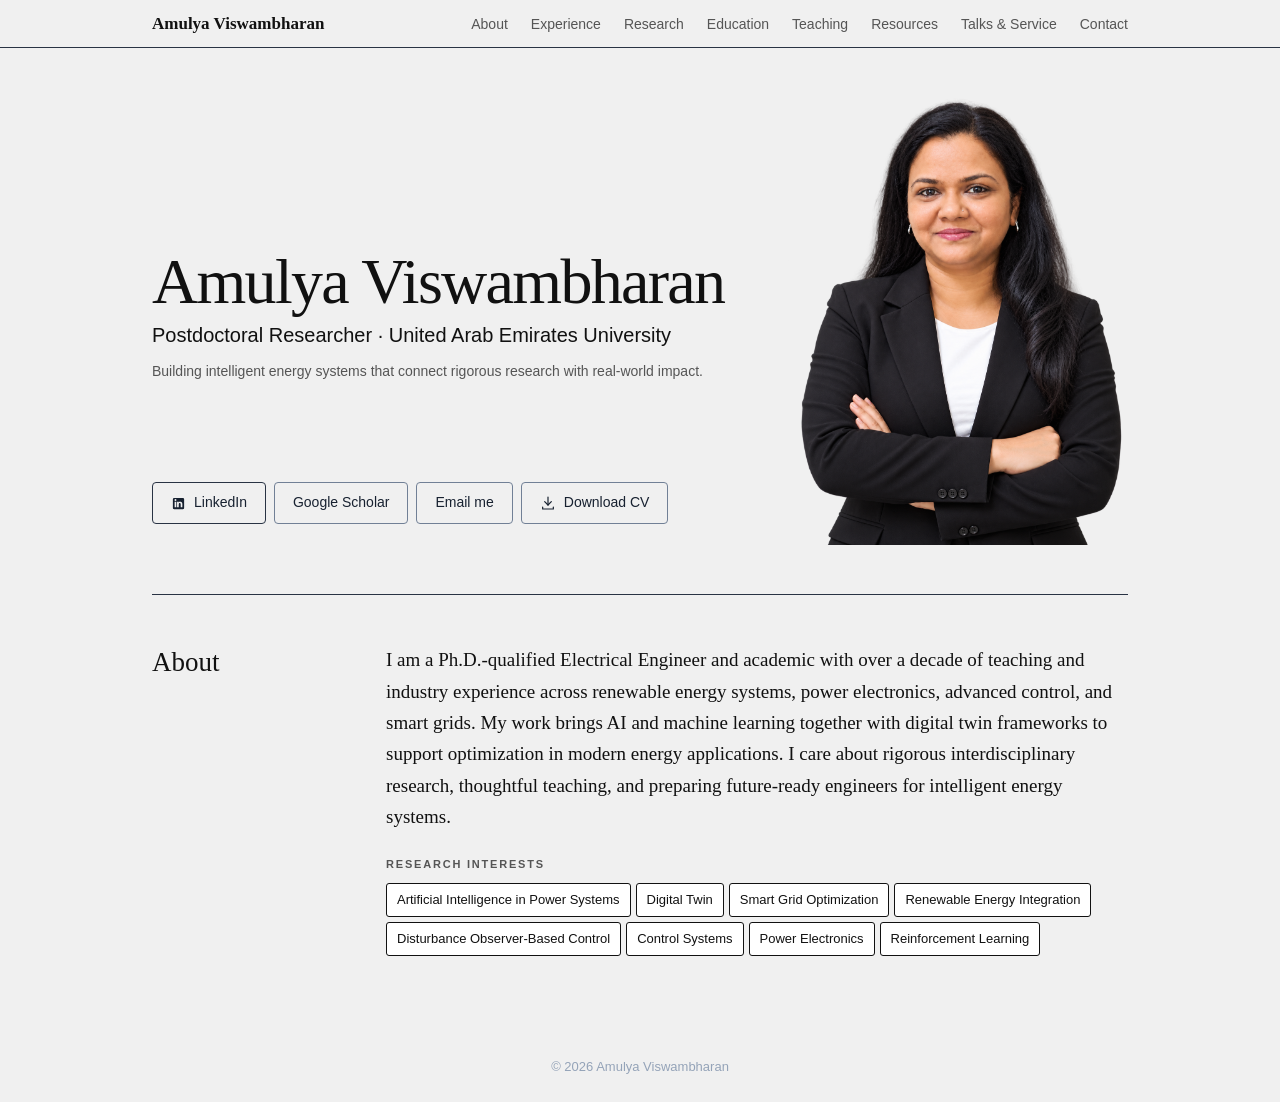
<file: index.html>
<!DOCTYPE html>
<html lang="en">
<head>
  <meta charset="UTF-8">
  <meta name="viewport" content="width=device-width, initial-scale=1.0">
  <meta name="theme-color" content="#101825">
  <title>Amulya Viswambharan | Portfolio</title>
  <link rel="stylesheet" href="style.css">
</head>
<body>

  <header class="site-header">
    <nav class="navbar" aria-label="Main navigation">
      <a href="#home" class="brand">Amulya Viswambharan</a>

      <ul class="nav-links">
        <li><a href="index.html">About</a></li>
        <li><a href="experience.html">Experience</a></li>
        <li><a href="research.html">Research</a></li>
        <li><a href="education.html">Education</a></li>
        <li><a href="teaching.html">Teaching</a></li>
        <li><a href="resources.html">Resources</a></li>
        <li><a href="talks.html">Talks &amp; Service</a></li>
        <li><a href="contact.html">Contact</a></li>
      </ul>
    </nav>
  </header>

  <main>
    
<section class="hero" id="home">
  <div class="hero-layout">
    <div class="hero-content">
      <h1>Amulya Viswambharan</h1>

      

      <p class="hero-role">
        Postdoctoral Researcher · United Arab Emirates University
      </p>

      <p class="hero-description">
        Building intelligent energy systems that connect rigorous research with real-world impact.
      </p>

      <!-- Keep your existing four working buttons here -->
      <div class="hero-actions">
        <!-- LinkedIn, Google Scholar, Email me, Download CV -->
        <!-- Paste your existing four button links here unchanged -->
      </div>
    </div>

    <div class="hero-image">
      <img src="profile.png"
           alt="Professional portrait of Amulya Viswambharan">
    </div>

    
<div class="hero-actions">
  <a
    href="https://www.linkedin.com/in/amulyasumesh/?isSelfProfile=false"
    class="btn btn-primary"
    target="_blank"
    rel="noopener noreferrer"
  >
    <svg class="button-icon linkedin-icon" viewBox="0 0 24 24" aria-hidden="true">
      <path fill="currentColor" d="M19 3H5a2 2 0 0 0-2 2v14a2 2 0 0 0 2 2h14a2 2 0 0 0 2-2V5a2 2 0 0 0-2-2ZM8.5 18H5.8V9.2h2.7ZM7.15 8a1.55 1.55 0 1 1 0-3.1 1.55 1.55 0 0 1 0 3.1ZM18.2 18h-2.7v-4.3c0-1.03-.02-2.35-1.43-2.35-1.44 0-1.66 1.12-1.66 2.27V18h-2.7V9.2h2.6v1.2h.04a2.85 2.85 0 0 1 2.56-1.4c2.74 0 3.25 1.8 3.25 4.15Z"/>
    </svg>
    LinkedIn
  </a>

  <a
    href="https://scholar.google.com/citations?user=CafoF6EAAAAJ&amp;hl=en"
    class="btn btn-secondary"
    target="_blank"
    rel="noopener noreferrer"
  >
    Google Scholar
  </a>

  <a
    href="mailto:amulyasumesh@mail.com"
    class="btn btn-secondary"
  >
    Email me
  </a>

  <a
    href="Amulya%20Viswambharan_Resume.pdf"
    class="btn btn-secondary"
    download="Amulya Viswambharan_Resume.pdf"
  >
    <svg class="button-icon" viewBox="0 0 24 24" fill="none" stroke="currentColor" stroke-width="1.8" stroke-linecap="round" stroke-linejoin="round" aria-hidden="true">
      <path d="M12 3v12"/>
      <path d="m7 10 5 5 5-5"/>
      <path d="M4 18v3h16v-3"/>
    </svg>
    Download CV
  </a>
</div>

    </section>

    <section class="about-section" id="about">
      <div class="about-heading">
        <h2>About</h2>
      </div>

      <div class="about-content">
        <p>
          I am a Ph.D.-qualified Electrical Engineer and academic
          with over a decade of teaching and industry experience
          across renewable energy systems, power electronics,
          advanced control, and smart grids. My work brings AI and
          machine learning together with digital twin frameworks
          to support optimization in modern energy applications.
          I care about rigorous interdisciplinary research,
          thoughtful teaching, and preparing future-ready engineers
          for intelligent energy systems.
        </p>

        <h3>Research Interests</h3>

        <div class="interest-tags" id="research">
          <span>Artificial Intelligence in Power Systems</span>
          <span>Digital Twin</span>
          <span>Smart Grid Optimization</span>
          <span>Renewable Energy Integration</span>
          <span>Disturbance Observer-Based Control</span>
          <span>Control Systems</span>
          <span>Power Electronics</span>
          <span>Reinforcement Learning</span>
        </div>
      </div>
    </section>

    <footer class="site-footer">
      <p>© 2026 Amulya Viswambharan</p>
    </footer>
  </main>


  
</body>
</html>
</file>
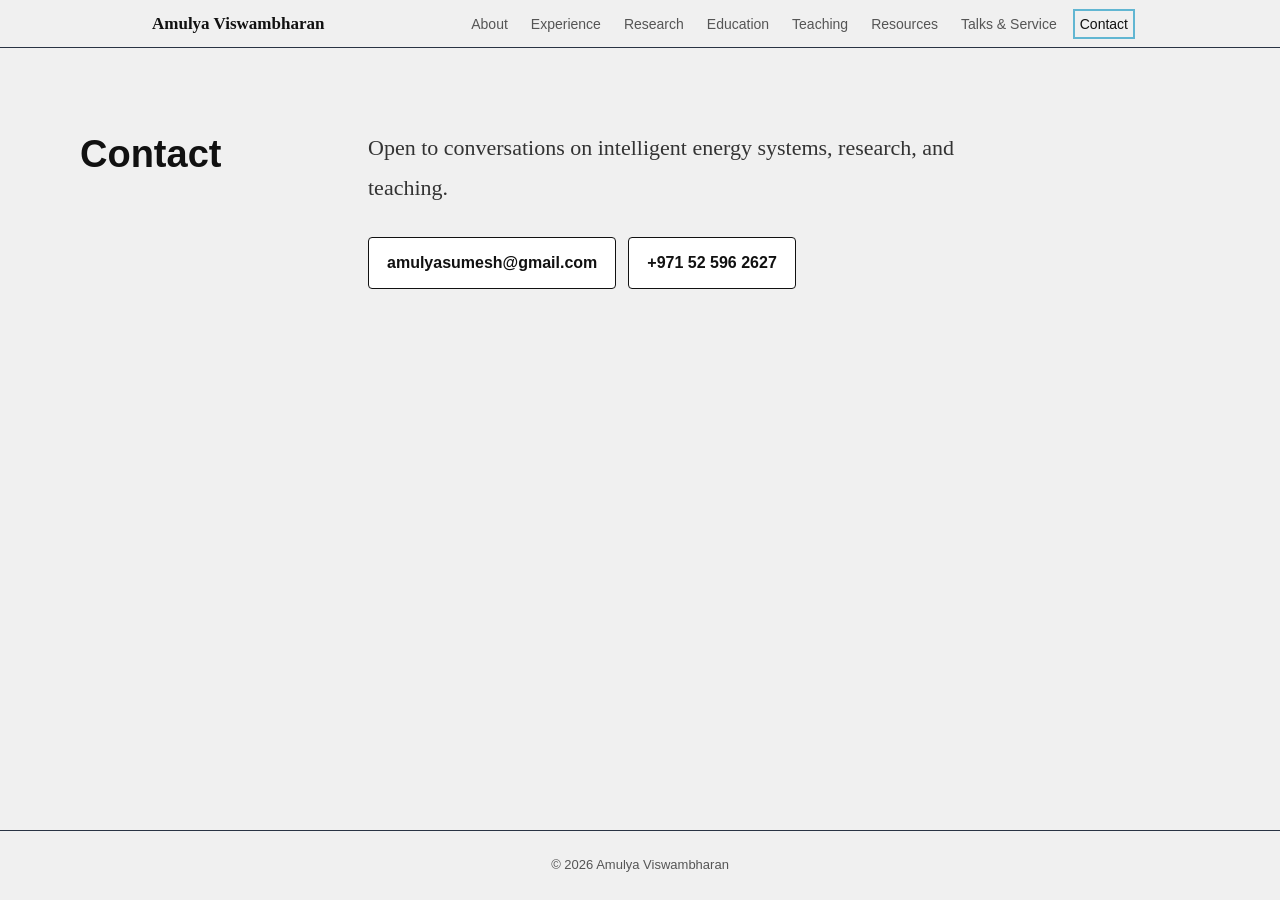
<file: contact.html>
<!DOCTYPE html>
<html lang="en">
<head>
  <meta charset="UTF-8">
  <meta name="viewport" content="width=device-width, initial-scale=1.0">
  <meta name="theme-color" content="#101825">
  <title>Contact | Amulya Viswambharan</title>
  <link rel="stylesheet" href="style.css">
</head>
<body class="contact-page">
  <header class="site-header">
    <nav class="navbar" aria-label="Main navigation">
      <a href="index.html#home" class="brand">Amulya Viswambharan</a>

      <ul class="nav-links">
  <li><a href="index.html#about">About</a></li>
  <li><a href="experience.html">Experience</a></li>
  <li><a href="research.html">Research</a></li>
  <li><a href="education.html">Education</a></li>
  <li><a href="teaching.html">Teaching</a></li>
  <li><a href="resources.html">Resources</a></li>
  <li><a href="talks.html">Talks &amp; Service</a></li>
  <li><a href="contact.html" class="active">Contact</a></li>
</ul>
    </nav>
  </header>

  <main class="contact-section">
    <aside class="contact-heading">
      <h1>Contact</h1>
    </aside>

    <div class="contact-content">
      <p class="contact-intro">
        Open to conversations on intelligent energy systems, research,
        and teaching.
      </p>

      <div class="contact-links">
        <a class="contact-button" href="mailto:amulyasumesh@gmail.com">
          amulyasumesh@gmail.com
        </a>

        <a class="contact-button" href="tel:+971525962627">
          +971 52 596 2627
        </a>

        
      </div>
    </div>
  </main>

  <footer class="site-footer">
    <p>© 2026 Amulya Viswambharan</p>
  </footer>
</body>
</html>
</file>
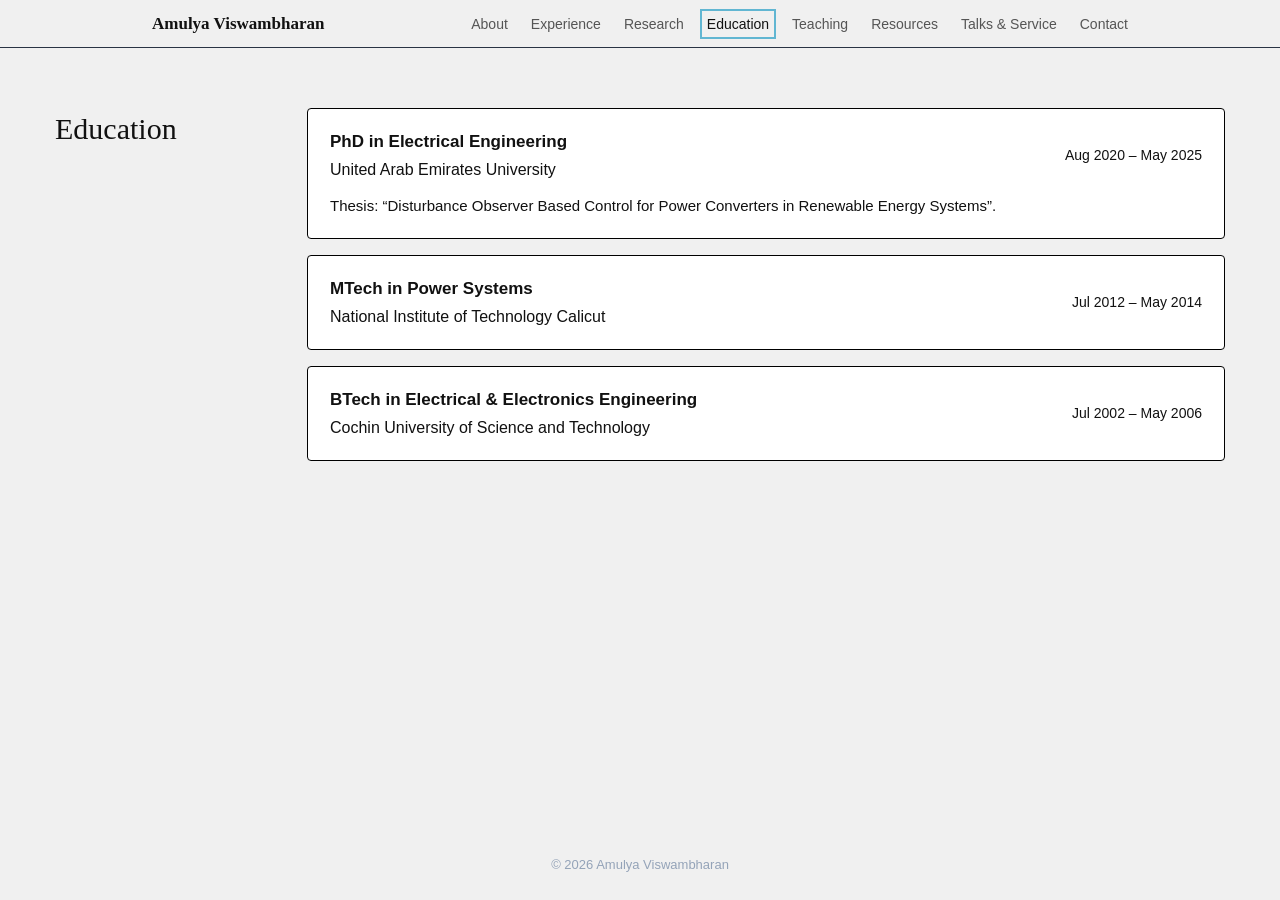
<file: education.html>
<!DOCTYPE html>
<html lang="en">
<head>
  <meta charset="UTF-8">
  <meta name="viewport" content="width=device-width, initial-scale=1.0">
  <meta name="theme-color" content="#101825">
  <title>Education | Amulya Viswambharan</title>
  <link rel="stylesheet" href="style.css">
</head>
<body>
  <header class="site-header">
    <nav class="navbar" aria-label="Main navigation">
      <a href="index.html#home" class="brand">Amulya Viswambharan</a>

      
<ul class="nav-links">
  <li><a href="index.html#about">About</a></li>
  <li><a href="experience.html">Experience</a></li>
  <li><a href="research.html">Research</a></li>
  <li><a href="education.html" class="active">Education</a></li>
  <li><a href="teaching.html">Teaching</a></li>
  <li><a href="resources.html">Resources</a></li>
  <li><a href="talks.html">Talks &amp; Service</a></li>
  <li><a href="contact.html">Contact</a></li>
</ul>

    </nav>
  </header>

  <main class="education-section">
    <aside class="education-heading">
      <h1>Education</h1>
    </aside>

    <div class="education-list">
      <article class="education-item">
        <div class="education-item-header">
          <div>
            <h2>PhD in Electrical Engineering</h2>
            <h3>United Arab Emirates University</h3>
          </div>
          <p class="education-date">Aug 2020 – May 2025</p>
        </div>
        <p class="education-thesis">
          Thesis: “Disturbance Observer Based Control for Power Converters in Renewable Energy Systems”.
        </p>
      </article>

      <article class="education-item">
        <div class="education-item-header">
          <div>
            <h2>MTech in Power Systems</h2>
            <h3>National Institute of Technology Calicut</h3>
          </div>
          <p class="education-date">Jul 2012 – May 2014</p>
        </div>
      </article>

      <article class="education-item">
        <div class="education-item-header">
          <div>
            <h2>BTech in Electrical &amp; Electronics Engineering</h2>
            <h3>Cochin University of Science and Technology</h3>
          </div>
          <p class="education-date">Jul 2002 – May 2006</p>
        </div>
      </article>
    </div>
  </main>

  <footer class="site-footer">
    <p>© 2026 Amulya Viswambharan</p>
  </footer>
</body>
</html>
</file>
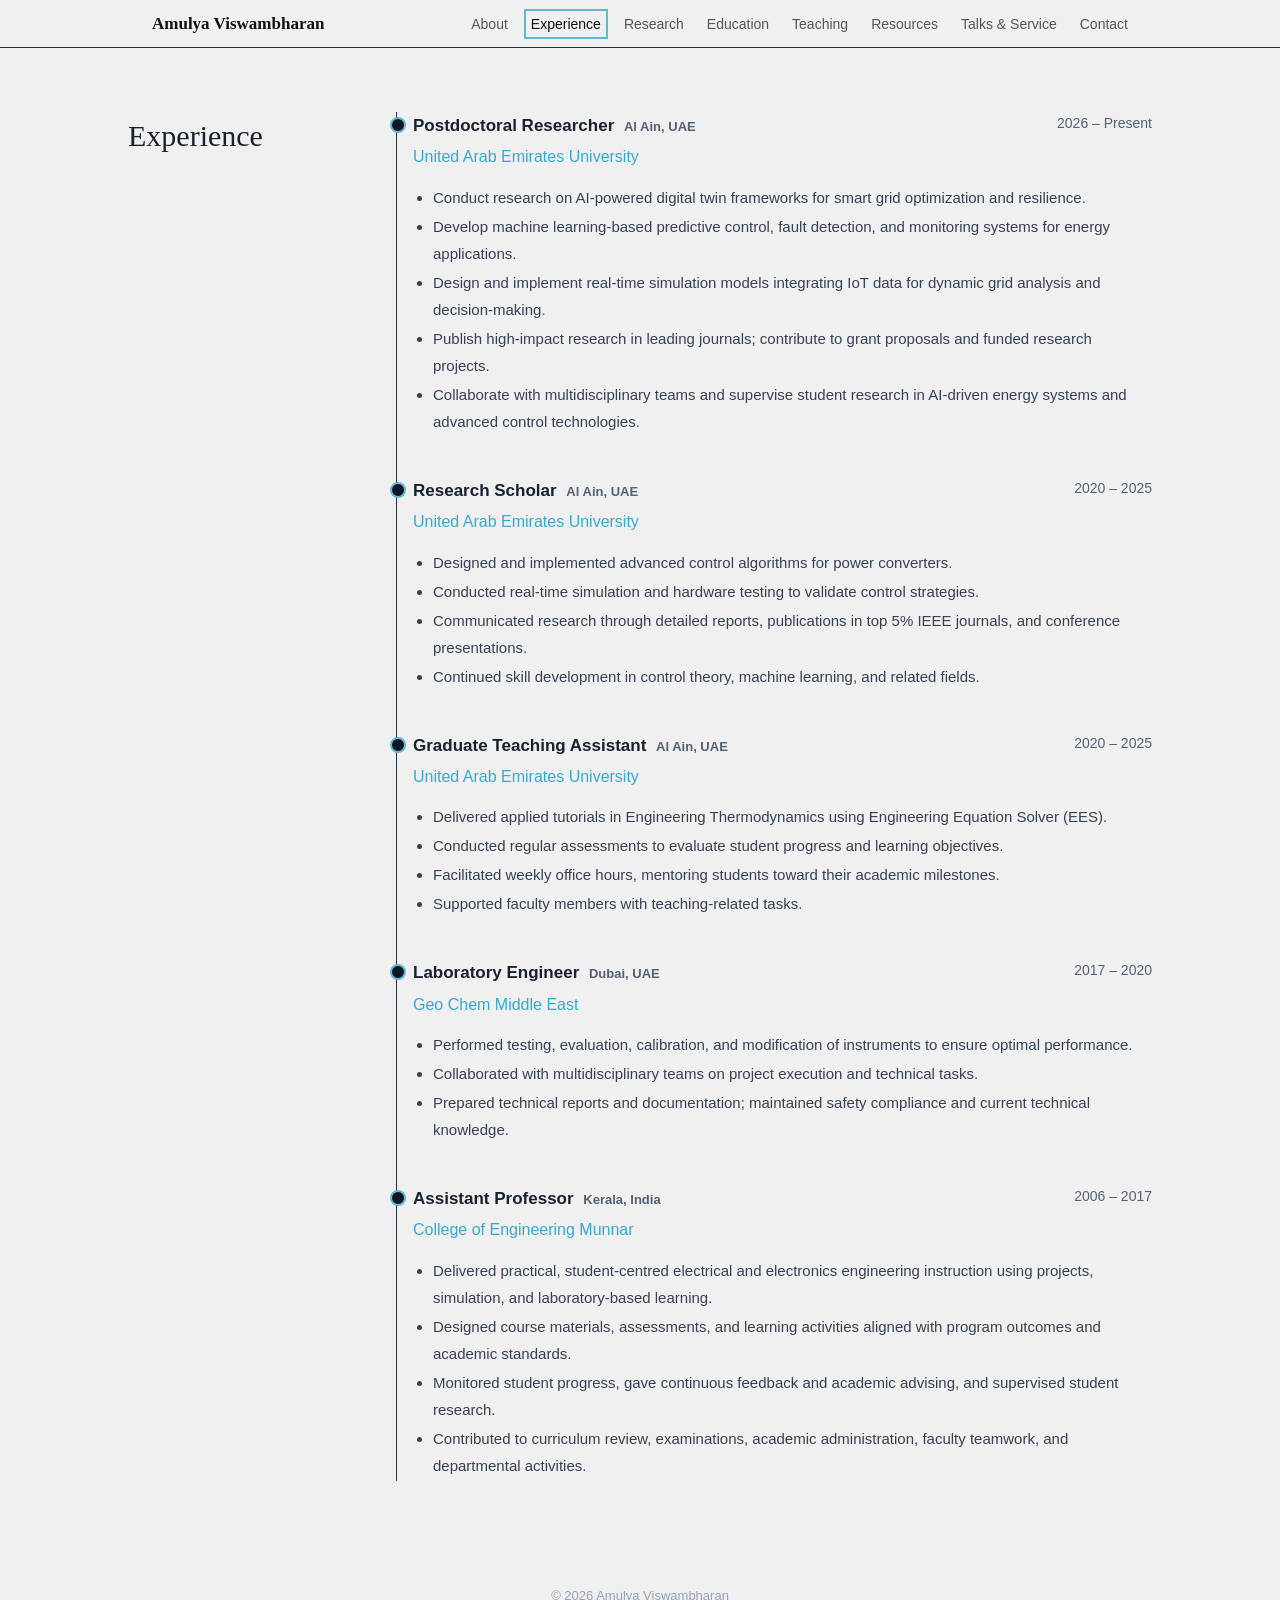
<file: experience.html>
<!DOCTYPE html>
<html lang="en">
<head>
  <meta charset="UTF-8">
  <meta name="viewport" content="width=device-width, initial-scale=1.0">
  <title>Experience | Amulya Viswambharan</title>
  <link rel="stylesheet" href="style.css">
</head>
<body>

<header class="site-header">
  <nav class="navbar">
    <a href="index.html" class="brand">Amulya Viswambharan</a>

    
<ul class="nav-links">
  <li><a href="index.html#about">About</a></li>
  <li><a href="experience.html" class="active">Experience</a></li>
  <li><a href="research.html">Research</a></li>
  <li><a href="education.html">Education</a></li>
  <li><a href="teaching.html">Teaching</a></li>
  <li><a href="resources.html">Resources</a></li>
  <li><a href="talks.html">Talks &amp; Service</a></li>
  <li><a href="contact.html">Contact</a></li>
</ul>

  </nav>
</header>

<main class="experience-page">
  <section class="experience-section">
    <div class="experience-heading">
      <h1>Experience</h1>
    </div>

    <div class="experience-timeline">

      <article class="experience-item">
        <div class="experience-item-header">
          <div>
            <h2>Postdoctoral Researcher <span>Al Ain, UAE</span></h2>
            <h3>United Arab Emirates University</h3>
          </div>
          <p class="experience-date">2026 – Present</p>
        </div>
        <ul>
          <li>Conduct research on AI-powered digital twin frameworks for smart grid optimization and resilience.</li>
          <li>Develop machine learning-based predictive control, fault detection, and monitoring systems for energy applications.</li>
          <li>Design and implement real-time simulation models integrating IoT data for dynamic grid analysis and decision-making.</li>
          <li>Publish high-impact research in leading journals; contribute to grant proposals and funded research projects.</li>
          <li>Collaborate with multidisciplinary teams and supervise student research in AI-driven energy systems and advanced control technologies.</li>
        </ul>
      </article>

      <article class="experience-item">
        <div class="experience-item-header">
          <div>
            <h2>Research Scholar <span>Al Ain, UAE</span></h2>
            <h3>United Arab Emirates University</h3>
          </div>
          <p class="experience-date">2020 – 2025</p>
        </div>
        <ul>
          <li>Designed and implemented advanced control algorithms for power converters.</li>
          <li>Conducted real-time simulation and hardware testing to validate control strategies.</li>
          <li>Communicated research through detailed reports, publications in top 5% IEEE journals, and conference presentations.</li>
          <li>Continued skill development in control theory, machine learning, and related fields.</li>
        </ul>
      </article>

      <article class="experience-item">
        <div class="experience-item-header">
          <div>
            <h2>Graduate Teaching Assistant <span>Al Ain, UAE</span></h2>
            <h3>United Arab Emirates University</h3>
          </div>
          <p class="experience-date">2020 – 2025</p>
        </div>
        <ul>
          <li>Delivered applied tutorials in Engineering Thermodynamics using Engineering Equation Solver (EES).</li>
          <li>Conducted regular assessments to evaluate student progress and learning objectives.</li>
          <li>Facilitated weekly office hours, mentoring students toward their academic milestones.</li>
          <li>Supported faculty members with teaching-related tasks.</li>
        </ul>
      </article>

      <article class="experience-item">
        <div class="experience-item-header">
          <div>
            <h2>Laboratory Engineer <span>Dubai, UAE</span></h2>
            <h3>Geo Chem Middle East</h3>
          </div>
          <p class="experience-date">2017 – 2020</p>
        </div>
        <ul>
          <li>Performed testing, evaluation, calibration, and modification of instruments to ensure optimal performance.</li>
          <li>Collaborated with multidisciplinary teams on project execution and technical tasks.</li>
          <li>Prepared technical reports and documentation; maintained safety compliance and current technical knowledge.</li>
        </ul>
      </article>

      <article class="experience-item">
        <div class="experience-item-header">
          <div>
            <h2>Assistant Professor <span>Kerala, India</span></h2>
            <h3>College of Engineering Munnar</h3>
          </div>
          <p class="experience-date">2006 – 2017</p>
        </div>
        <ul>
          <li>Delivered practical, student-centred electrical and electronics engineering instruction using projects, simulation, and laboratory-based learning.</li>
          <li>Designed course materials, assessments, and learning activities aligned with program outcomes and academic standards.</li>
          <li>Monitored student progress, gave continuous feedback and academic advising, and supervised student research.</li>
          <li>Contributed to curriculum review, examinations, academic administration, faculty teamwork, and departmental activities.</li>
        </ul>
      </article>

    </div>
  </section>
</main>

<footer class="site-footer">
  <p>© 2026 Amulya Viswambharan</p>
</footer>

</body>
</html>
</file>
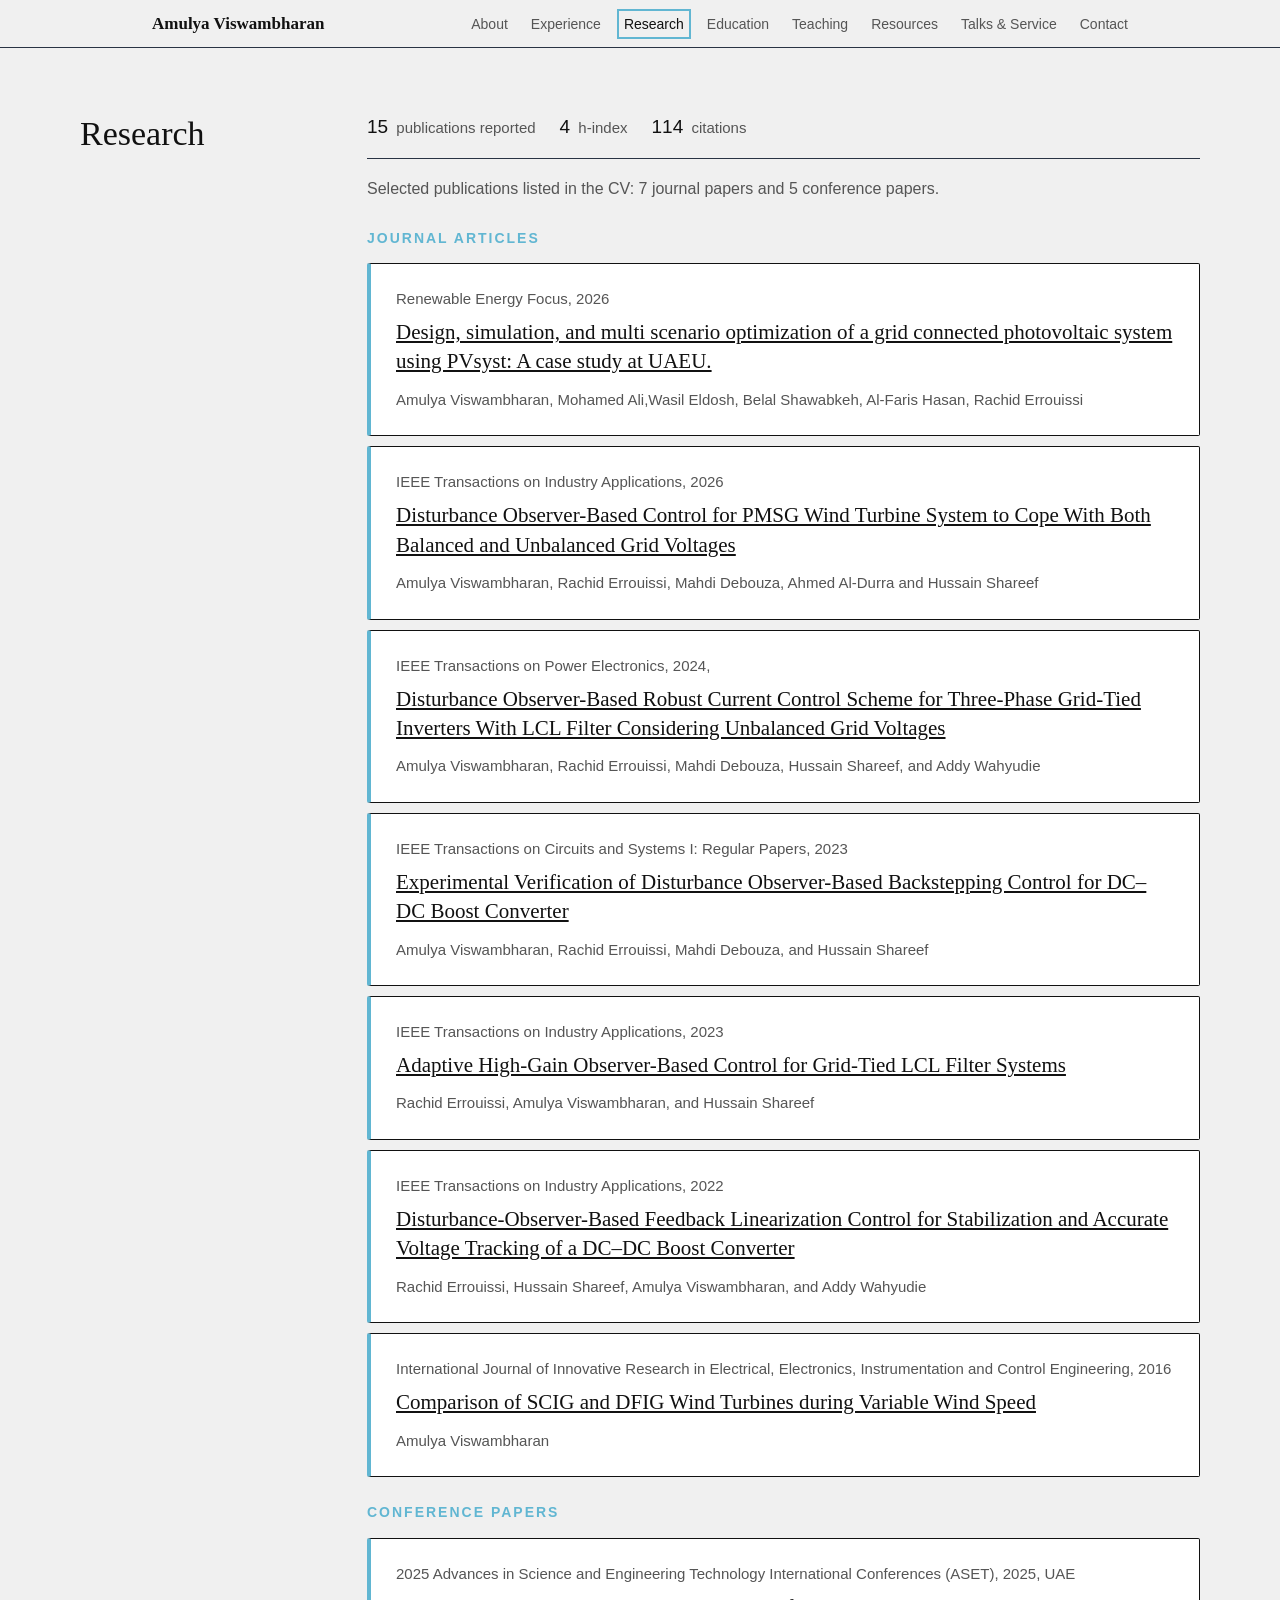
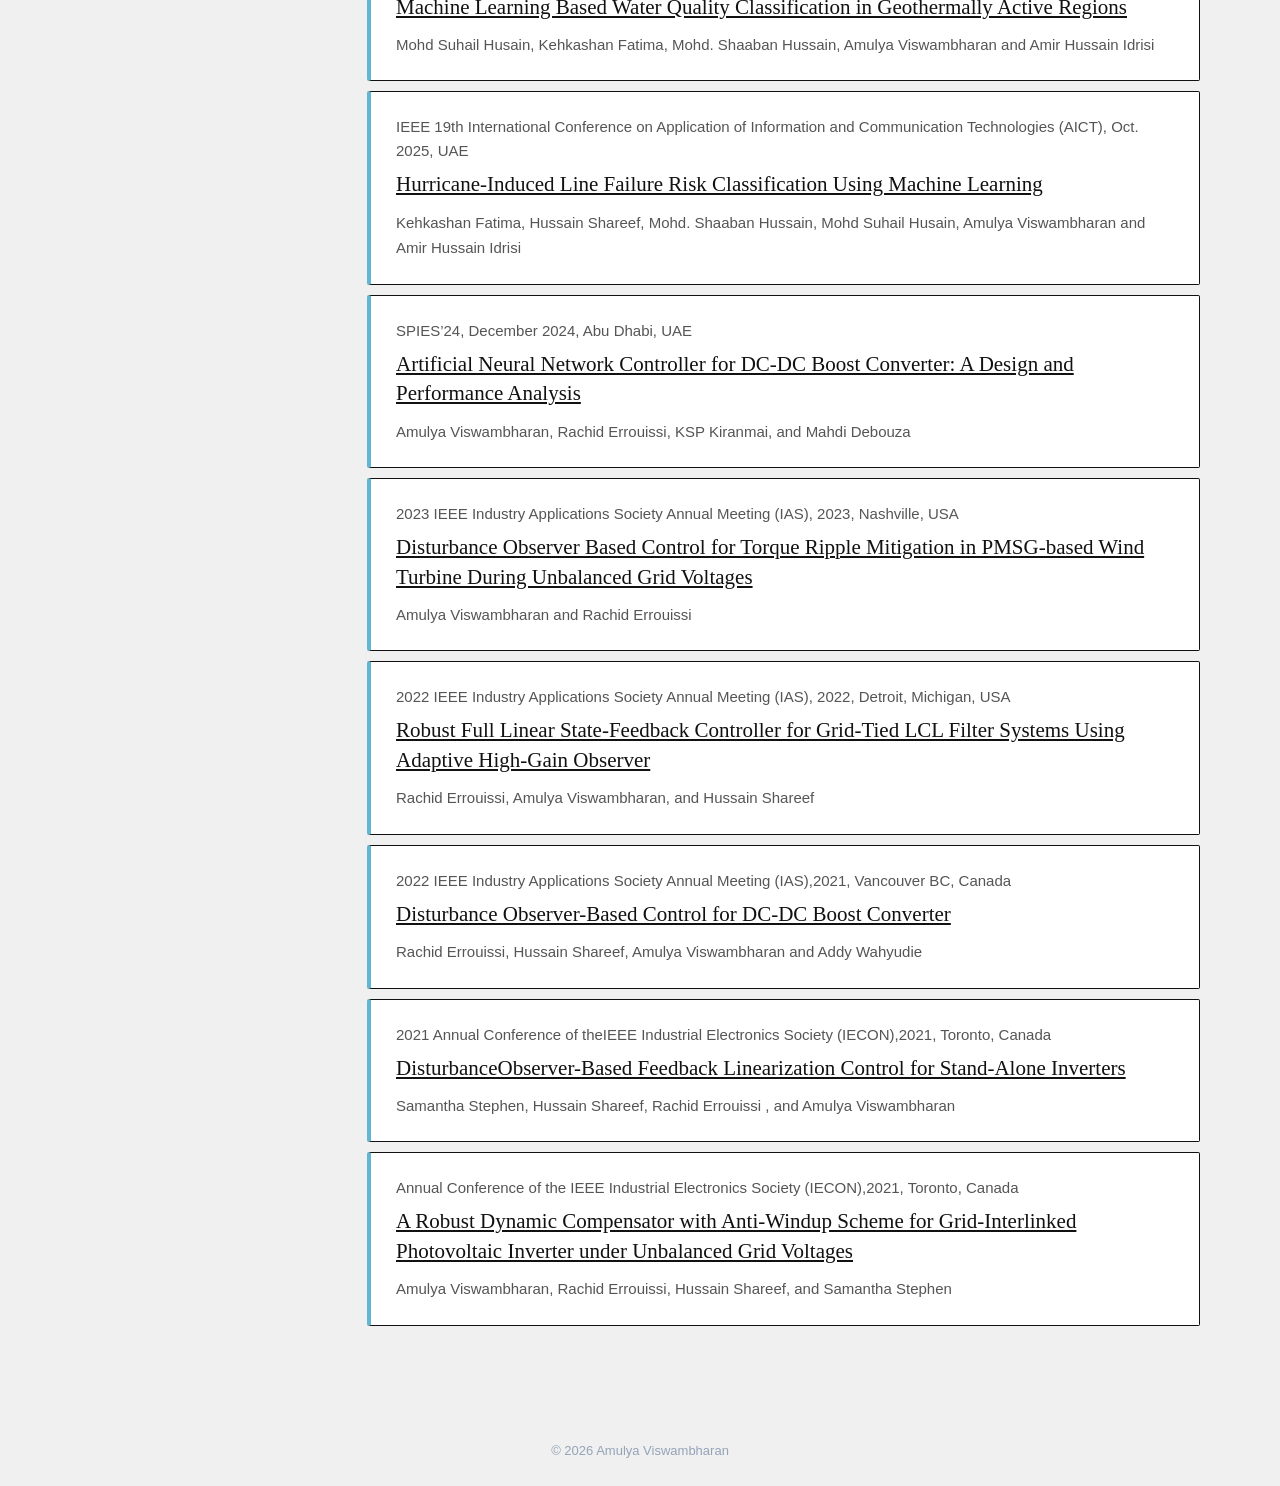
<file: research.html>
<!DOCTYPE html>
<html lang="en">
<head>
  <meta charset="UTF-8">
  <meta name="viewport" content="width=device-width, initial-scale=1.0">
  <meta name="theme-color" content="#101825">
  <title>Research | Amulya Viswambharan</title>
  <link rel="stylesheet" href="style.css">
</head>
<body>
  <header class="site-header">
    <nav class="navbar" aria-label="Main navigation">
      <a href="index.html#home" class="brand">Amulya Viswambharan</a>

      
<ul class="nav-links">
  <li><a href="index.html#about">About</a></li>
  <li><a href="experience.html">Experience</a></li>
  <li><a href="research.html" class="active">Research</a></li>
  <li><a href="education.html">Education</a></li>
  <li><a href="teaching.html">Teaching</a></li>
  <li><a href="resources.html">Resources</a></li>
  <li><a href="talks.html">Talks &amp; Service</a></li>
  <li><a href="contact.html">Contact</a></li>
</ul>

    </nav>
  </header>

  <main class="research-section">
    <aside class="research-heading">
      <h1>Research</h1>
    </aside>

    <div class="research-content">
      <div class="research-stats">
        <p><strong>15</strong> publications reported</p>
        <p><strong>4</strong> h-index</p>
        <p><strong>114</strong> citations</p>
      </div>

      <p class="research-intro">
        Selected publications listed in the CV: 7 journal papers and 5 conference papers.
      </p>

      <section class="publication-group">
        <h2>Journal Articles</h2>

        <article class="publication-card">
          <p class="publication-meta">Renewable Energy Focus, 2026</p>
          <h3><a href="https://www.sciencedirect.com/science/article/pii/S1755008426001043" target="_blank"
      rel="noopener noreferrer"
      class="publication-title-link"
    >
            Design, simulation, and multi scenario optimization of a grid connected photovoltaic system using PVsyst: A case study at UAEU.</a></h3>
          <p class="publication-authors">Amulya Viswambharan, Mohamed Ali,Wasil Eldosh, Belal Shawabkeh, Al-Faris Hasan, Rachid Errouissi</p>
        </article>

        <article class="publication-card">
          <p class="publication-meta">IEEE Transactions on Industry Applications, 2026</p>
          <h3><a href="https://ieeexplore.ieee.org/document/11473324" target="_blank"
      rel="noopener noreferrer"
      class="publication-title-link"
    >
            Disturbance Observer-Based Control for PMSG Wind Turbine System to Cope With Both Balanced and Unbalanced Grid Voltages</a></h3>
          <p class="publication-authors">Amulya Viswambharan, Rachid Errouissi, Mahdi Debouza, Ahmed Al-Durra and Hussain Shareef
</p>
        </article>

        <article class="publication-card">
          <p class="publication-meta">IEEE Transactions on Power Electronics, 2024, </p>
          <h3><a href="https://ieeexplore.ieee.org/document/10714008" target="_blank"
      rel="noopener noreferrer"
      class="publication-title-link"
    >
            Disturbance Observer-Based Robust Current Control Scheme for Three-Phase Grid-Tied Inverters With LCL Filter Considering Unbalanced Grid Voltages</a></h3>
          <p class="publication-authors">Amulya Viswambharan, Rachid Errouissi, Mahdi Debouza, Hussain Shareef, and Addy Wahyudie</p>
        </article>

        <article class="publication-card">
          <p class="publication-meta">IEEE Transactions on Circuits and Systems I: Regular Papers, 2023</p>
          <h3><a href="https://ieeexplore.ieee.org/document/10274473" target="_blank"
      rel="noopener noreferrer"
      class="publication-title-link"
    >
            Experimental Verification of Disturbance Observer-Based Backstepping Control for DC–DC Boost Converter</a></h3>
          <p class="publication-authors">Amulya Viswambharan, Rachid Errouissi, Mahdi Debouza, and Hussain Shareef</p>
        </article>

        <article class="publication-card">
          <p class="publication-meta">IEEE Transactions on Industry Applications, 2023</p>
          <h3><a href="https://ieeexplore.ieee.org/document/10083273" target="_blank"
      rel="noopener noreferrer"
      class="publication-title-link"
    >
            Adaptive High-Gain Observer-Based Control for Grid-Tied LCL Filter Systems</a></h3>
          <p class="publication-authors">Rachid Errouissi, Amulya Viswambharan, and Hussain Shareef</p>
          
        </article>

        <article class="publication-card">
          <p class="publication-meta">IEEE Transactions on Industry Applications, 2022</p>
          <h3><a href="https://ieeexplore.ieee.org/document/9796467" target="_blank"
      rel="noopener noreferrer"
      class="publication-title-link"
    >
            Disturbance-Observer-Based Feedback Linearization Control for Stabilization and Accurate Voltage Tracking of a DC–DC Boost Converter</a></h3>
          <p class="publication-authors">Rachid Errouissi, Hussain Shareef, Amulya Viswambharan, and Addy Wahyudie</p>
          
        </article>

        <article class="publication-card">
          <p class="publication-meta">International Journal of Innovative Research in Electrical, Electronics, Instrumentation and Control Engineering, 2016</p>
          <h3><a href="https://ijireeice.com/papers/comparison-of-scig-and-dfig-wind-turbines-during-variable-wind-speed/" target="_blank"
      rel="noopener noreferrer"
      class="publication-title-link"
    >
            Comparison of SCIG and DFIG Wind Turbines during Variable Wind Speed</a></h3>
          <p class="publication-authors">Amulya Viswambharan</p>
        </article>

      </section>

      <section class="publication-group">
        <h2>Conference Papers</h2>

        <article class="publication-card">
          <p class="publication-meta">2025 Advances in Science and Engineering Technology International Conferences (ASET), 2025, UAE</p>
          <h3><a href="https://ieeexplore.ieee.org/document/11428147" target="_blank"
      rel="noopener noreferrer"
      class="publication-title-link"
    >
            Machine Learning Based Water Quality Classification in Geothermally Active Regions</a></h3>
          <p class="publication-authors">Mohd Suhail Husain, Kehkashan Fatima, Mohd. Shaaban Hussain, Amulya Viswambharan and Amir Hussain Idrisi</p>
        </article>

        <article class="publication-card">
          <p class="publication-meta">IEEE 19th International Conference on Application of Information and Communication Technologies (AICT), Oct. 2025, UAE</p>
          <h3><a href="https://ieeexplore.ieee.org/document/11268729" target="_blank"
      rel="noopener noreferrer"
      class="publication-title-link"
    >
            Hurricane-Induced Line Failure Risk Classification Using Machine Learning</a></h3>
          <p class="publication-authors">Kehkashan Fatima, Hussain Shareef, Mohd. Shaaban Hussain, Mohd Suhail Husain, Amulya Viswambharan and Amir Hussain Idrisi</p>
        </article>

        <article class="publication-card">
          <p class="publication-meta">SPIES’24, December 2024, Abu Dhabi, UAE</p>
          <h3><a href="https://ieeexplore.ieee.org/document/10983501" target="_blank"
      rel="noopener noreferrer"
      class="publication-title-link"
    >
            Artificial Neural Network Controller for DC-DC Boost Converter: A Design and Performance Analysis</a></h3>
          <p class="publication-authors">Amulya Viswambharan, Rachid Errouissi, KSP Kiranmai, and Mahdi Debouza</p>
        </article>

        <article class="publication-card">
          <p class="publication-meta">2023 IEEE Industry Applications Society Annual Meeting (IAS), 2023, Nashville, USA</p>
          <h3><a href="https://ieeexplore.ieee.org/document/10406324" target="_blank"
      rel="noopener noreferrer"
      class="publication-title-link"
    >
            Disturbance Observer Based Control for Torque Ripple Mitigation in PMSG-based Wind Turbine During Unbalanced Grid Voltages</a></h3>
          <p class="publication-authors">Amulya Viswambharan and Rachid Errouissi</p>
        </article>

        <article class="publication-card">
          <p class="publication-meta">2022 IEEE Industry Applications Society Annual Meeting (IAS), 2022, Detroit, Michigan, USA</p>
          <h3><a href="https://ieeexplore.ieee.org/document/9939803" target="_blank"
      rel="noopener noreferrer"
      class="publication-title-link"
    >
            Robust Full Linear State-Feedback Controller for Grid-Tied LCL Filter Systems Using Adaptive High-Gain Observer</a></h3>
          <p class="publication-authors">Rachid Errouissi, Amulya Viswambharan, and Hussain Shareef</p>
        </article>
        <article class="publication-card">
          <p class="publication-meta">2022 IEEE Industry Applications Society Annual Meeting (IAS),2021, Vancouver BC, Canada</p>
          <h3><a href="https://ieeexplore.ieee.org/document/9677124" target="_blank"
      rel="noopener noreferrer"
      class="publication-title-link"
    >
            Disturbance Observer-Based Control for DC-DC Boost Converter</a></h3>
          <p class="publication-authors">Rachid Errouissi, Hussain Shareef, Amulya Viswambharan and Addy Wahyudie</p>
        </article>
        <article class="publication-card">
          <p class="publication-meta">2021 Annual Conference of theIEEE Industrial Electronics Society (IECON),2021, Toronto, Canada</p>
          <h3><a href="https://ieeexplore.ieee.org/document/9589629" target="_blank"
      rel="noopener noreferrer"
      class="publication-title-link"
    >
            DisturbanceObserver-Based Feedback Linearization Control for Stand-Alone Inverters</a></h3>
          <p class="publication-authors">Samantha Stephen, Hussain Shareef, Rachid Errouissi , and Amulya Viswambharan</p>
        </article>
        
        <article class="publication-card">
  <p class="publication-meta"> Annual Conference of the IEEE Industrial Electronics Society (IECON),2021, Toronto, Canada</p>
<h3><a href="https://ieeexplore.ieee.org/document/9589171" target="_blank"
      rel="noopener noreferrer"
      class="publication-title-link"
    >
      A Robust Dynamic Compensator with Anti-Windup Scheme for Grid-Interlinked
      Photovoltaic Inverter under Unbalanced Grid Voltages</a></h3>
<p class="publication-authors">
    Amulya Viswambharan, Rachid Errouissi, Hussain Shareef, and Samantha Stephen
  </p>
</article>
      </section>
    </div>
  </main>

  <footer class="site-footer">
    <p>© 2026 Amulya Viswambharan</p>
  </footer>
</body>
</html>
</file>
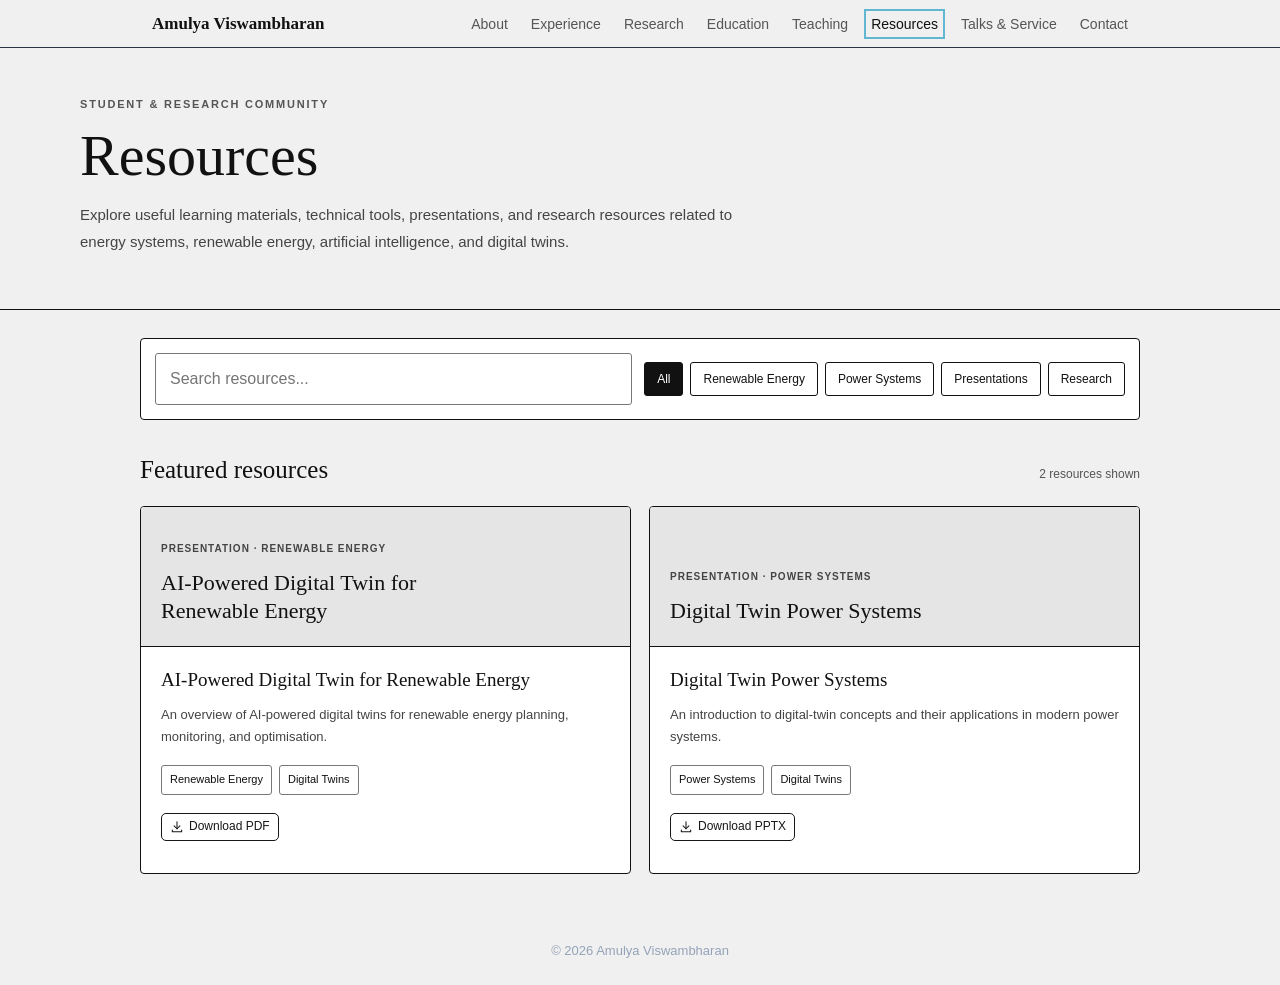
<file: resources.html>
<!DOCTYPE html>
<html lang="en">
<head>
  <meta charset="UTF-8">
  <meta name="viewport" content="width=device-width, initial-scale=1.0">
  <meta name="theme-color" content="#f0f0f0">
  <title>Resources | Amulya Viswambharan</title>
  <link rel="stylesheet" href="style.css">
</head>
<body class="resources-page">

  <header class="site-header">
    <nav class="navbar" aria-label="Main navigation">
      <a href="index.html#home" class="brand">Amulya Viswambharan</a>
      <ul class="nav-links">
  <li><a href="index.html#about">About</a></li>
  <li><a href="experience.html">Experience</a></li>
  <li><a href="research.html">Research</a></li>
  <li><a href="education.html">Education</a></li>
  <li><a href="teaching.html">Teaching</a></li>
  <li><a href="resources.html" class="active">Resources</a></li>
  <li><a href="talks.html">Talks &amp; Service</a></li>
  <li><a href="contact.html">Contact</a></li>
</ul>
    </nav>
  </header>

  <main class="resources-hub">

    <section class="resources-hero">
      <p class="resources-eyebrow">STUDENT &amp; RESEARCH COMMUNITY</p>
      <h1>Resources</h1>
      <p>
        Explore useful learning materials, technical tools, presentations,
        and research resources related to energy systems, renewable energy,
        artificial intelligence, and digital twins.
      </p>
    </section>

    <section class="resources-library">

      <div class="resources-search-panel">
        <input
          type="search"
          id="resourceSearch"
          placeholder="Search resources..."
          aria-label="Search resources"
        >

        <div class="resource-filters" aria-label="Filter resources">
          <button class="resource-filter active" data-filter="all">All</button>
          <button class="resource-filter" data-filter="energy">Renewable Energy</button>
          <button class="resource-filter" data-filter="power">Power Systems</button>
          <button class="resource-filter" data-filter="presentation">Presentations</button>
          <button class="resource-filter" data-filter="research">Research</button>
        </div>
      </div>

      <div class="resources-library-heading">
        <h2>Featured resources</h2>
        <span id="resourceCount">10 topics</span>
      </div>

      <div class="resource-card-grid" id="resourceGrid">

        <article class="resource-card" data-category="energy presentation">
          <div class="resource-card-banner">
            <span>PRESENTATION · RENEWABLE ENERGY</span>
            <h3>AI-Powered Digital Twin for Renewable Energy</h3>
          </div>
          <div class="resource-card-body">
            <h3>AI-Powered Digital Twin for Renewable Energy</h3>
            <p>An overview of AI-powered digital twins for renewable energy planning, monitoring, and optimisation.</p>
                        <div class="resource-tags">
              <span>Renewable Energy</span>
              <span>Digital Twins</span>
            </div>

            <a class="download-button" href="AI Powered Digital Twin for RE.pdf" download>
              <span class="download-icon" aria-hidden="true">
                <svg viewBox="0 0 24 24" fill="none" stroke="currentColor"
                     stroke-width="1.8" stroke-linecap="round" stroke-linejoin="round">
                  <path d="M12 3v12"></path>
                  <path d="m7 10 5 5 5-5"></path>
                  <path d="M4 17v3h16v-3"></path>
                </svg>
              </span>
              Download PDF
            </a>
          </div>
                
              </a>
        </article>

        <article class="resource-card" data-category="power presentation">
          <div class="resource-card-banner">
            <span>PRESENTATION · POWER SYSTEMS</span>
            <h3>Digital Twin Power Systems</h3>
          </div>
          <div class="resource-card-body">
            <h3>Digital Twin Power Systems</h3>
            <p>An introduction to digital-twin concepts and their applications in modern power systems.</p>
            <div class="resource-tags">
              <span>Power Systems</span>
              <span>Digital Twins</span>
            </div>
            <a class="download-button" href="Digital_Twin_Power_Systems.pptx" download>
                <span class="download-icon" aria-hidden="true">
  <svg viewBox="0 0 24 24" fill="none" stroke="currentColor"
       stroke-width="1.8" stroke-linecap="round" stroke-linejoin="round">
    <path d="M12 3v12"></path>
    <path d="m7 10 5 5 5-5"></path>
    <path d="M4 17v3h16v-3"></path>
  </svg>
</span>Download PPTX
              </a>
          </div>
        </article>

      

      </div>

    </section>
  </main>

  <footer class="site-footer">
    <p>© 2026 Amulya Viswambharan</p>
  </footer>

  <script>
    const searchInput = document.getElementById("resourceSearch");
    const filterButtons = document.querySelectorAll(".resource-filter");
    const resourceCards = document.querySelectorAll(".resource-card");
    const resourceCount = document.getElementById("resourceCount");
    const visibleTotal = document.getElementById("visibleResourceTotal");

    let activeFilter = "all";

    function updateResources() {
      const query = searchInput.value.trim().toLowerCase();
      let visible = 0;

      resourceCards.forEach(card => {
        const matchesSearch = card.textContent.toLowerCase().includes(query);
        const categories = card.dataset.category.split(" ");
        const matchesFilter =
          activeFilter === "all" || categories.includes(activeFilter);

        const show = matchesSearch && matchesFilter;
        card.hidden = !show;

        if (show) visible++;
      });

      resourceCount.textContent = `${visible} resources shown`;
      visibleTotal.textContent = String(visible).padStart(2, "0");
    }

    searchInput.addEventListener("input", updateResources);

    filterButtons.forEach(button => {
      button.addEventListener("click", () => {
        activeFilter = button.dataset.filter;

        filterButtons.forEach(item => {
          item.classList.toggle("active", item === button);
        });

        updateResources();
      });
    });

    updateResources();
  </script>

</body>
</html>
</file>
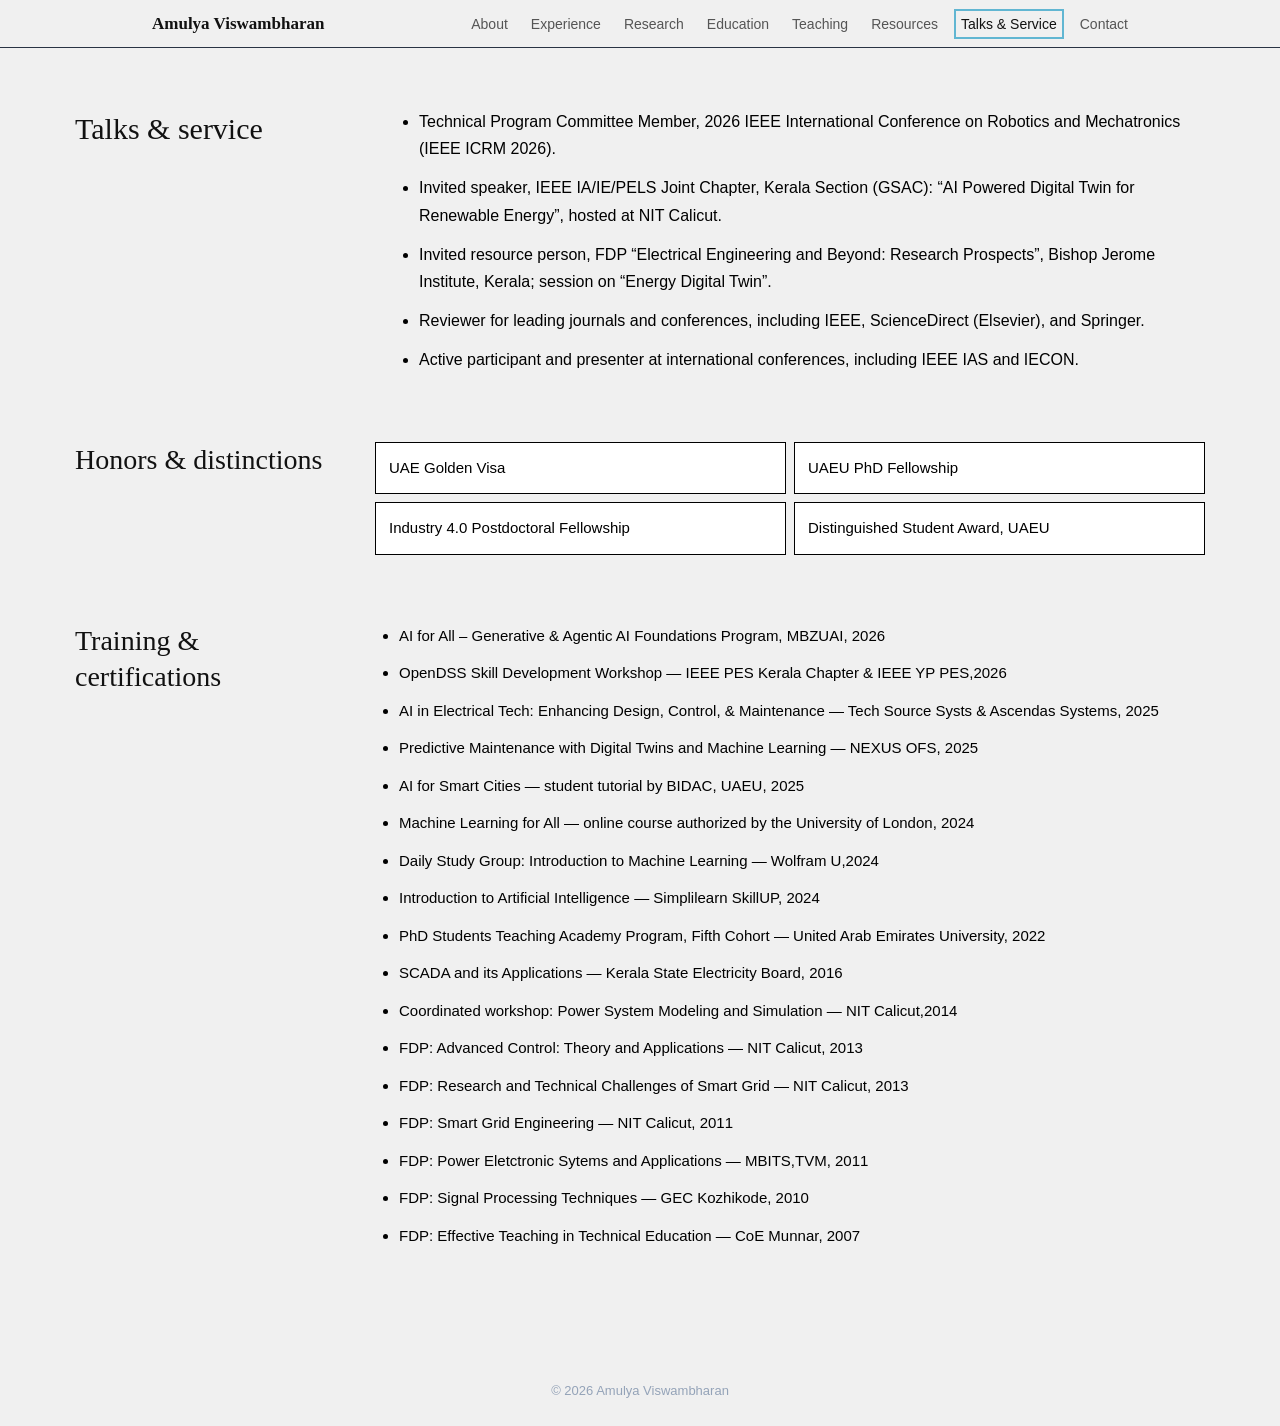
<file: talks.html>
<!DOCTYPE html>
<html lang="en">
<head>
  <meta charset="UTF-8">
  <meta name="viewport" content="width=device-width, initial-scale=1.0">
  <meta name="theme-color" content="#101825">
  <title>Talks &amp; Service | Amulya Viswambharan</title>
  <link rel="stylesheet" href="style.css">
</head>
<body>
  <header class="site-header">
    <nav class="navbar" aria-label="Main navigation">
      <a href="index.html#home" class="brand">Amulya Viswambharan</a>
      <ul class="nav-links">
  <li><a href="index.html#about">About</a></li>
  <li><a href="experience.html">Experience</a></li>
  <li><a href="research.html">Research</a></li>
  <li><a href="education.html">Education</a></li>
  <li><a href="teaching.html">Teaching</a></li>
  <li><a href="resources.html">Resources</a></li>
  <li><a href="talks.html" class="active">Talks &amp; Service</a></li>
  <li><a href="contact.html">Contact</a></li>
</ul>
    </nav>
  </header>

  <main class="talks-section">
    <aside class="talks-heading">
      <h1>Talks &amp; service</h1>
    </aside>

    <div class="talks-content">
      <section class="talks-group">
        <ul class="service-list">
          <li>Technical Program Committee Member, 2026 IEEE International Conference on Robotics and Mechatronics (IEEE ICRM 2026).</li>
          <li>Invited speaker, IEEE IA/IE/PELS Joint Chapter, Kerala Section (GSAC): “AI Powered Digital Twin for Renewable Energy”, hosted at NIT Calicut.</li>
          <li>Invited resource person, FDP “Electrical Engineering and Beyond: Research Prospects”, Bishop Jerome Institute, Kerala; session on “Energy Digital Twin”.</li>
          <li>Reviewer for leading journals and conferences, including IEEE, ScienceDirect (Elsevier), and Springer.</li>
          <li>Active participant and presenter at international conferences, including IEEE IAS and IECON.</li>
        </ul>
      </section>

      <section class="talks-group">
        <h2>Honors &amp; distinctions</h2>
        <div class="honors-grid">
          <div class="honor-card">UAE Golden Visa</div>
          <div class="honor-card">UAEU PhD Fellowship</div>
          <div class="honor-card">Industry 4.0 Postdoctoral Fellowship</div>
          <div class="honor-card">Distinguished Student Award, UAEU</div>
        </div>
      </section>

      <section class="talks-group">
        <h2 class="section-label">Training &amp; certifications</h2>
        <ul class="training-list">
          <li>AI for All – Generative & Agentic AI Foundations Program, MBZUAI, 2026</li>
          <li>OpenDSS Skill Development Workshop — IEEE PES Kerala Chapter &amp; IEEE YP PES,2026</li>
          <li>AI in Electrical Tech: Enhancing Design, Control, &amp; Maintenance — Tech Source Systs &amp; Ascendas Systems, 2025</li>
          <li>Predictive Maintenance with Digital Twins and Machine Learning — NEXUS OFS, 2025</li>
          <li>AI for Smart Cities — student tutorial by BIDAC, UAEU, 2025</li>
          <li>Machine Learning for All — online course authorized by the University of London, 2024</li>
          <li>Daily Study Group: Introduction to Machine Learning — Wolfram U,2024</li>
          <li>Introduction to Artificial Intelligence — Simplilearn SkillUP, 2024</li>
          <li>PhD Students Teaching Academy Program, Fifth Cohort — United Arab Emirates University, 2022</li>
          <li>SCADA and its Applications — Kerala State Electricity Board, 2016</li>
          <li>Coordinated workshop: Power System Modeling and Simulation — NIT Calicut,2014</li>
          <li>FDP: Advanced Control: Theory and Applications — NIT Calicut, 2013</li>
          <li>FDP: Research and Technical Challenges of Smart Grid — NIT Calicut, 2013</li>
          <li>FDP: Smart Grid Engineering — NIT Calicut, 2011</li>
           <li>FDP: Power Eletctronic Sytems and Applications — MBITS,TVM, 2011</li>
          <li>FDP: Signal Processing Techniques — GEC Kozhikode, 2010</li>
          <li>FDP: Effective Teaching in Technical Education — CoE Munnar, 2007</li>

        </ul>
      </section>
    </div>
  </main>

  <footer class="site-footer">
    <p>© 2026 Amulya Viswambharan</p>
  </footer>
</body>
</html>
</file>
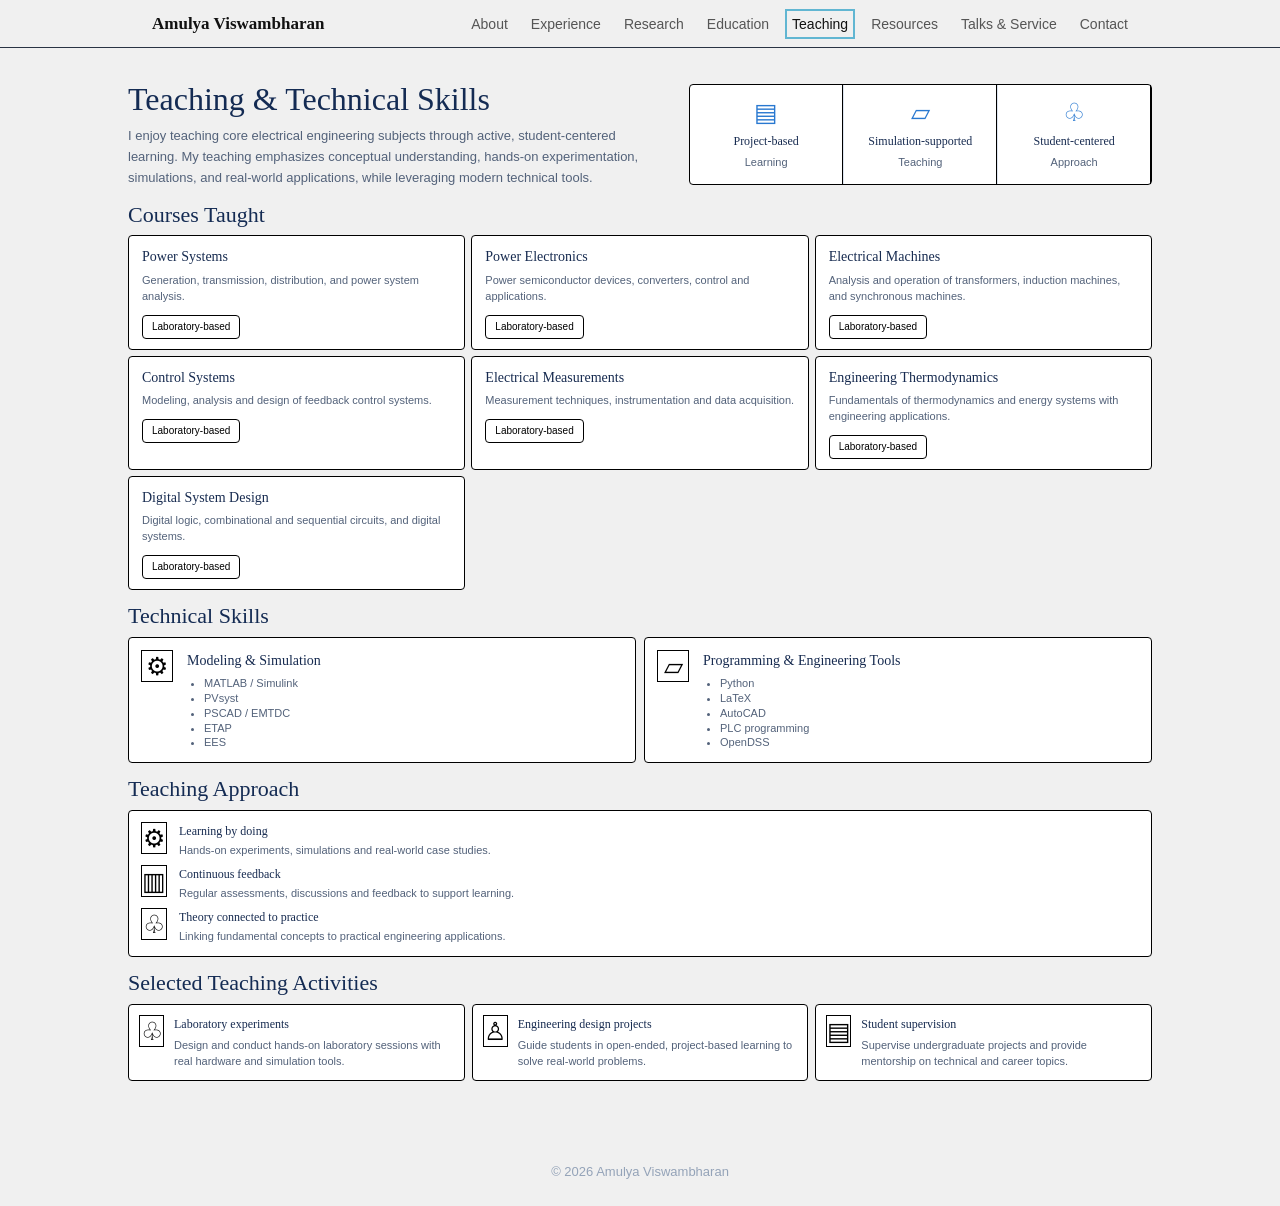
<file: teaching.html>
<!DOCTYPE html>
<html lang="en">
<head>
  <meta charset="UTF-8">
  <meta name="viewport" content="width=device-width, initial-scale=1.0">
  <meta name="theme-color" content="#101825">
  <title>Teaching | Amulya Viswambharan</title>
  <link rel="stylesheet" href="style.css">
</head>
<body>
  <header class="site-header">
    <nav class="navbar" aria-label="Main navigation">
      <a href="index.html#home" class="brand">Amulya Viswambharan</a>
      <ul class="nav-links">
  <li><a href="index.html#about">About</a></li>
  <li><a href="experience.html">Experience</a></li>
  <li><a href="research.html">Research</a></li>
  <li><a href="education.html">Education</a></li>
  <li><a href="teaching.html" class="active">Teaching</a></li>
  <li><a href="resources.html">Resources</a></li>
  <li><a href="talks.html">Talks &amp; Service</a></li>
  <li><a href="contact.html">Contact</a></li>
</ul>
    </nav>
  </header>

  <main class="teaching-redesign">
    <section class="teaching-intro">
      <div>
        <h1>Teaching &amp; Technical Skills</h1>
        <p>
          I enjoy teaching core electrical engineering subjects through active,
          student-centered learning. My teaching emphasizes conceptual understanding,
          hands-on experimentation, simulations, and real-world applications, while
          leveraging modern technical tools.
        </p>
      </div>

      <div class="teaching-highlights">
        <article>
          <span class="teaching-icon">▤</span>
          <h3>Project-based</h3>
          <p>Learning</p>
        </article>
        <article>
          <span class="teaching-icon">▱</span>
          <h3>Simulation-supported</h3>
          <p>Teaching</p>
        </article>
        <article>
          <span class="teaching-icon">♧</span>
          <h3>Student-centered</h3>
          <p>Approach</p>
        </article>
      </div>
    </section>

    <section class="teaching-redesign-group">
      <h2>Courses Taught</h2>
      <div class="course-grid">
        <article class="course-card">
          <h3>Power Systems</h3>
          <p>Generation, transmission, distribution, and power system analysis.</p>
          <span>Laboratory-based</span>
        </article>
        <article class="course-card">
          <h3>Power Electronics</h3>
          <p>Power semiconductor devices, converters, control and applications.</p>
          <span>Laboratory-based</span>
        </article>
        <article class="course-card">
          <h3>Electrical Machines</h3>
          <p>Analysis and operation of transformers, induction machines, and synchronous machines.</p>
          <span>Laboratory-based</span>
        </article>
        <article class="course-card">
          <h3>Control Systems</h3>
          <p>Modeling, analysis and design of feedback control systems.</p>
          <span>Laboratory-based</span>
        </article>
        <article class="course-card">
          <h3>Electrical Measurements</h3>
          <p>Measurement techniques, instrumentation and data acquisition.</p>
          <span>Laboratory-based</span>
        </article>
        <article class="course-card">
          <h3>Engineering Thermodynamics</h3>
          <p>Fundamentals of thermodynamics and energy systems with engineering applications.</p>
          <span>Laboratory-based</span>
        </article>
        <article class="course-card">
          <h3>Digital System Design</h3>
          <p>Digital logic, combinational and sequential circuits, and digital systems.</p>
          <span>Laboratory-based</span>
        </article>
      </div>
    </section>

    <section class="teaching-redesign-group">
      <h2>Technical Skills</h2>
      <div class="technical-grid">
        <article class="technical-card">
          <span class="technical-icon">⚙</span>
          <div>
            <h3>Modeling &amp; Simulation</h3>
            <ul>
              <li>MATLAB / Simulink</li>
              <li>PVsyst</li>
              <li>PSCAD / EMTDC</li>
              <li>ETAP</li>
              <li>EES</li>
            </ul>
          </div>
        </article>
        <article class="technical-card">
          <span class="technical-icon">▱</span>
          <div>
            <h3>Programming &amp; Engineering Tools</h3>
            <ul>
              <li>Python</li>
              <li>LaTeX</li>
              <li>AutoCAD</li>
              <li>PLC programming</li>
              <li>OpenDSS</li>
            </ul>
          </div>
        </article>
      </div>
    </section>

    <section class="teaching-redesign-group">
      <h2>Teaching Approach</h2>
      <div class="approach-card">
        <article>
          <span class="approach-icon">⚙</span>
          <div>
            <h3>Learning by doing</h3>
            <p>Hands-on experiments, simulations and real-world case studies.</p>
          </div>
        </article>
        <article>
          <span class="approach-icon">▥</span>
          <div>
            <h3>Continuous feedback</h3>
            <p>Regular assessments, discussions and feedback to support learning.</p>
          </div>
        </article>
        <article>
          <span class="approach-icon">♧</span>
          <div>
            <h3>Theory connected to practice</h3>
            <p>Linking fundamental concepts to practical engineering applications.</p>
          </div>
        </article>
      </div>
    </section>

    <section class="teaching-redesign-group">
      <h2>Selected Teaching Activities</h2>
      <div class="activities-grid">
        <article class="activity-card">
          <span class="activity-icon">♧</span>
          <div>
            <h3>Laboratory experiments</h3>
            <p>Design and conduct hands-on laboratory sessions with real hardware and simulation tools.</p>
          </div>
        </article>
        <article class="activity-card">
          <span class="activity-icon">♙</span>
          <div>
            <h3>Engineering design projects</h3>
            <p>Guide students in open-ended, project-based learning to solve real-world problems.</p>
          </div>
        </article>
        <article class="activity-card">
          <span class="activity-icon">▤</span>
          <div>
            <h3>Student supervision</h3>
            <p>Supervise undergraduate projects and provide mentorship on technical and career topics.</p>
          </div>
        </article>
      </div>
    </section>
  </main>

  <footer class="site-footer">
    <p>© 2026 Amulya Viswambharan</p>
  </footer>
</body>
</html>
</file>
<file: style.css>
/* =========================
   1. Base styles
========================= */

* {
  margin: 0;
  padding: 0;
  box-sizing: border-box;
}

:root {
  --background: #F0F0F0;
  --text-primary: #111111;
  --text-secondary: #555555;
  --accent: #61b6d2;
  --border: #293344;
  --tag-background: #162132;
  --tag-border: #304057;
}


html {
  scroll-behavior: smooth;
}

body {
  background: var(--background);
  color: var(--text-primary);
  font-family: Arial, Helvetica, sans-serif;
  line-height: 1.6;
  min-height: 100vh;
}

h1,
h2,
h3,
.brand,
.about-content > p {
  font-family: Georgia, "Times New Roman", serif;
  font-weight: 400;
}

a {
  color: inherit;
}

section {
  scroll-margin-top: 24px;
}


/* =========================
   2. Navigation
========================= */

.site-header {
  border-bottom: 1px solid var(--border);
}

.navbar {
  width: min(100% - 48px, 976px);
  min-height: 47px;
  margin: 0 auto;

  display: flex;
  align-items: center;
  justify-content: space-between;
  gap: 30px;
}

.brand {
  color: var(--text-primary);
  font-size: 17px;
  font-weight: 600;
  text-decoration: none;
  white-space: nowrap;
}

.nav-links {
  display: flex;
  align-items: center;
  gap: 23px;
  list-style: none;
}

.nav-links a {
  color: var(--text-secondary);
  font-size: 14px;
  text-decoration: none;
  white-space: nowrap;
  transition: color 0.2s ease;
}

.nav-links a:hover,
.nav-links a:focus-visible {
  color: var(--text-primary);
}


/* =========================
   3. Hero
========================= */

.hero {
  width: min(100% - 48px, 976px);
  margin: 0 auto;
  padding: 37px 0 28px;
}

.hero h1 {
  color: var(--text-primary);
  font-size: clamp(40px, 5.2vw, 64px);
  line-height: 1.16;
  letter-spacing: -1.7px;
  white-space: nowrap;
}

.hero-wave {
  display: block;
  width: 352px;
  max-width: 100%;
  height: 32px;
  margin: 18px 0 30px;
  color: var(--accent);
}



.hero-role {
  color: var(--text-primary);
  font-size: 20px;
  font-weight: 500;
  margin-bottom: 8px;
}


.hero-description {
  max-width: 610px;
  color: var(--text-secondary);
  font-size: 14px;
  line-height: 1.75;
  margin-bottom: 0px;
}


.hero-actions {
  display: flex;
  flex-wrap: wrap;
  gap: 8px;
  margin-top: 0;
}



.btn {
  display: inline-flex;
  align-items: center;
  justify-content: center;
  min-height: 42px;
  padding: 9px 18px;
  border: 1px solid #718096;
  border-radius: 4px;
  font-size: 14px;
  line-height: 1.4;
  text-decoration: none;
  white-space: nowrap;
  transition: background 0.2s ease, color 0.2s ease;
}

.btn-primary {
  background: #e2e8f0;
  border-color: #e2e8f0;
  color: #182233;
}

.btn-primary:hover {
  background: #cbd5e1;
}

.btn-secondary {
  background: transparent;
  color: #cbd5e1;
}

.btn-secondary:hover {
  border-color: #61b6d2;
  color: #61b6d2;
}


/* =========================
   4. About section
========================= */

.about-section {
  border-top: 1px solid var(--border);
  padding: 49px 0 76px;

  width: min(100% - 48px, 976px);
  margin: 0 auto;

  display: grid;
  grid-template-columns: 210px minmax(0, 1fr);
  column-gap: 24px;
}

.about-heading h2 {
  color: var(--text-primary);
  font-size: 27px;
  line-height: 1.4;
}


.about-content > p {
  color: #111111;
  font-size: 19px;
  line-height: 1.65;
  margin-bottom: 18px;
}


.about-content h3 {
  color: var(--text-secondary);
  font-family: Arial, Helvetica, sans-serif;
  font-size: 11px;
  font-weight: 700;
  letter-spacing: 1.8px;
  text-transform: uppercase;
  margin: 24px 0 9px;
}

.interest-tags {
  display: flex;
  flex-wrap: wrap;
  gap: 5px;
}


.interest-tags span {
  display: inline-block;
  background: #FFFFFF;
  border: 1px solid #111111;
  border-radius: 3px;
  padding: 6px 10px;

  color: #111111;
  font-size: 13px;
  line-height: 1.55;
}



/* =========================
   5. Footer
========================= */

.site-footer {
  padding: 0 24px 20px;
  text-align: center;
}

.site-footer p {
  color: #8794a7;
  font-size: 13px;
}


/* =========================
   6. Responsive layout
========================= */

@media (max-width: 1000px) {
  .navbar {
    width: calc(100% - 32px);
    flex-wrap: wrap;
    padding: 12px 0;
  }

  .nav-links {
    flex-wrap: wrap;
    gap: 12px 18px;
  }

  .hero,
  .about-section {
    width: calc(100% - 48px);
  }
}

@media (max-width: 700px) {
  .navbar {
    align-items: flex-start;
    gap: 12px;
  }

  .nav-links {
    gap: 10px 16px;
  }

  .nav-links a {
    font-size: 13px;
  }

  .hero {
    padding: 48px 0 48px;
  }

  .hero h1 {
    font-size: clamp(36px, 8vw, 52px);
    line-height: 1.15;
    letter-spacing: -1px;
    white-space: normal;
  }

  .hero-role {
    font-size: 17px;
  }

  .hero-description {
    font-size: 14px;
  }

  .about-section {
    grid-template-columns: 1fr;
    row-gap: 18px;
    padding: 36px 0 50px;
  }

  .about-heading h2 {
    font-size: 27px;
  }

  .about-content > p {
    font-size: 17px;
    line-height: 1.7;
  }

  .hero-actions {
    gap: 8px;
  }

  .btn {
    padding: 9px 12px;
    font-size: 13px;
  }
}


.button-icon {
  width: 16px;
  height: 16px;
  flex-shrink: 0;
}

.linkedin-icon {
  width: 15px;
  height: 15px;
}

.hero-actions .btn {
  gap: 8px;
}


/* Hero content and portrait layout */
.hero-layout {
  display: grid;
  grid-template-columns: minmax(0, 1fr) 340px;
  align-items: center;
  gap: 48px;
}

.hero-content {
  min-width: 0;
}


.hero-image {
  display: flex;
  justify-content: center;
  align-items: flex-end;
  align-self: stretch;
  overflow: hidden;
  transform: translateY(85px);
}


.hero-image img {
  display: block;
  width: 100%;
  max-width: 340px;
  height: auto;
  object-fit: contain;
  object-position: bottom;
}

/* Adapt the two-column layout for smaller screens */
@media (max-width: 700px) {
  .hero-layout {
    grid-template-columns: 1fr;
    gap: 32px;
  }

  .hero-image img {
    max-width: 280px;
  }
}


/* Experience page */
.experience-page {
  min-height: calc(100vh - 150px);
}

.experience-section {
  width: min(100% - 48px, 1024px);
  margin: 0 auto;
  padding: 64px 0 80px;
  display: grid;
  grid-template-columns: 220px minmax(0, 1fr);
  gap: 48px;
}

.experience-heading h1 {
  font-family: Georgia, serif;
  font-size: 30px;
  font-weight: 400;
  color: #e2e8f0;
}

.experience-timeline {
  position: relative;
  border-left: 1px solid #293344;
  padding-left: 16px;
}

.experience-item {
  position: relative;
  margin-bottom: 42px;
}

.experience-item:last-child {
  margin-bottom: 0;
}

.experience-item::before {
  content: "";
  position: absolute;
  top: 5px;
  left: -23px;
  width: 12px;
  height: 12px;
  border: 2px solid #61b6d2;
  border-radius: 50%;
  background: #0f1724;
}

.experience-item-header {
  display: flex;
  justify-content: space-between;
  align-items: flex-start;
  gap: 20px;
  margin-bottom: 14px;
}

.experience-item h2 {
  font-family: Arial, sans-serif;
  font-size: 17px;
  font-weight: 600;
  color: #e2e8f0;
}

.experience-item h2 span {
  color: #94a3b8;
  font-size: 13px;
  font-weight: 600;
  margin-left: 5px;
}

.experience-item h3 {
  font-family: Arial, sans-serif;
  font-size: 16px;
  font-weight: 500;
  color: #61b6d2;
  margin-top: 5px;
}

.experience-date {
  color: #94a3b8;
  font-size: 14px;
  white-space: nowrap;
}

.experience-item ul {
  padding-left: 20px;
  color: #cbd5e1;
}

.experience-item li {
  font-size: 15px;
  line-height: 1.8;
  padding-left: 0;
  margin-bottom: 2px;
}

.site-footer {
  padding: 24px;
  text-align: center;
  border-top: 1px solid transparent;
}

.site-footer p {
  color: #94a3b8;
  font-size: 13px;
}

/* Responsive layout */
@media (max-width: 700px) {
  .experience-section {
    grid-template-columns: 1fr;
    gap: 28px;
    padding-top: 40px;
  }

  .experience-item-header {
    flex-direction: column;
    gap: 6px;
  }

  .experience-date {
    white-space: normal;
  }
}


/* Research Page */
.nav-links a.active {
  color: var(--text-primary);
  outline: 2px solid var(--accent);
  outline-offset: 5px;
}

.research-section {
  width: min(100% - 48px, 1120px);
  margin: 0 auto;
  padding: 64px 0 80px;
  display: grid;
  grid-template-columns: 245px minmax(0, 1fr);
  gap: 42px;
  align-items: start;
}

.research-heading h1 {
  font-family: Georgia, "Times New Roman", serif;
  font-size: 34px;
  line-height: 1.3;
  font-weight: 400;
  color: var(--text-primary);
}

.research-content {
  min-width: 0;
}

.research-stats {
  display: flex;
  flex-wrap: wrap;
  align-items: center;
  gap: 12px 24px;
  padding-bottom: 16px;
  border-bottom: 1px solid var(--border);
}

.research-stats p {
  color: var(--text-secondary);
  font-size: 15px;
}

.research-stats strong {
  color: var(--text-primary);
  font-size: 19px;
  font-weight: 500;
  margin-right: 4px;
}

.research-intro {
  color: var(--text-secondary);
  font-size: 16px;
  line-height: 1.7;
  margin: 16px 0 24px;
}

.publication-group {
  margin-top: 24px;
}

.publication-group h2 {
  font-family: Arial, Helvetica, sans-serif;
  color: var(--accent);
  font-size: 14px;
  font-weight: 700;
  letter-spacing: 2px;
  text-transform: uppercase;
  margin-bottom: 14px;
}


.publication-card {
  background: #FFFFFF;
  border: 1px solid #111111;
  border-left: 4px solid var(--accent);
  border-radius: 2px;
  padding: 23px 25px;
  margin-bottom: 10px;
}


.publication-meta {
  color: var(--text-secondary);
  font-size: 15px;
  line-height: 1.6;
  margin-bottom: 7px;
}

.publication-card h3 {
  font-family: Georgia, "Times New Roman", serif;
  color: var(--text-primary);
  font-size: 21px;
  line-height: 1.4;
  font-weight: 400;
  margin-bottom: 10px;
}

.publication-authors {
  color: var(--text-secondary);
  font-size: 15px;
  line-height: 1.7;
}

.publication-link {
  display: inline-block;
  color: var(--accent);
  font-size: 15px;
  margin-top: 12px;
  text-decoration: underline;
  text-underline-offset: 3px;
}

.publication-link:hover {
  color: var(--text-primary);
}

@media (max-width: 800px) {
  .research-section {
    grid-template-columns: 1fr;
    gap: 25px;
    padding-top: 40px;
  }

  .research-heading h1 {
    font-size: 30px;
  }
}

@media (max-width: 500px) {
  .research-section {
    width: calc(100% - 32px);
    padding-bottom: 48px;
  }

  .research-stats {
    gap: 10px 18px;
  }

  .publication-card {
    padding: 18px 16px;
  }

  .publication-card h3 {
    font-size: 19px;
  }
}


/* Education Page */
.education-section {
  width: min(100% - 48px, 1170px);
  margin: 0 auto;
  padding: 60px 0 80px;
  display: grid;
  grid-template-columns: 220px minmax(0, 1fr);
  gap: 44px;
  align-items: start;
}

.education-heading h1 {
  font-family: Georgia, "Times New Roman", serif;
  font-size: 30px;
  line-height: 1.4;
  font-weight: 400;
  color: var(--text-primary);
}

.education-list {
  min-width: 0;
}

.education-item {
  margin-bottom: 25px;
}

.education-item:last-child {
  margin-bottom: 0;
}

.education-item-header {
  display: flex;
  justify-content: space-between;
  align-items: flex-start;
  gap: 24px;
}

.education-item h2 {
  font-family: Arial, Helvetica, sans-serif;
  font-size: 17px;
  line-height: 1.5;
  font-weight: 600;
  color: var(--text-primary);
}

.education-item h3 {
  font-family: Arial, Helvetica, sans-serif;
  font-size: 16px;
  line-height: 1.6;
  font-weight: 400;
  color: var(--accent);
  margin-top: 2px;
}

.education-date {
  color: var(--text-secondary);
  font-size: 14px;
  white-space: nowrap;
  padding-top: 3px;
}


.education-gpa {
  display: inline-block;
  color: #111111;
  background: #FFFFFF;
  border: 1px solid #111111;
  border-radius: 3px;
  font-size: 14px;
  padding: 4px 10px;
  margin-top: 9px;
}


.education-thesis {
  color: #c4ccd8;
  font-size: 15px;
  line-height: 1.7;
  margin-top: 10px;
}

@media (max-width: 800px) {
  .education-section {
    grid-template-columns: 1fr;
    gap: 26px;
    padding-top: 40px;
  }
}

@media (max-width: 550px) {
  .education-section {
    width: calc(100% - 32px);
    padding-bottom: 48px;
  }

  .education-item-header {
    flex-direction: column;
    gap: 4px;
  }

  .education-date {
    white-space: normal;
  }
}


/* Keep footer at the bottom of the page */
body {
  min-height: 100vh;
  display: flex;
  flex-direction: column;
}

body > main {
  flex: 1;
}


/* Teaching Page */
.teaching-section {
  width: min(100% - 48px, 1170px);
  margin: 0 auto;
  padding: 60px 0 80px;
  display: grid;
  grid-template-columns: 220px minmax(0, 1fr);
  gap: 44px;
  align-items: start;
}

.teaching-heading h1 {
  font-family: Georgia, "Times New Roman", serif;
  font-size: 30px;
  line-height: 1.4;
  font-weight: 400;
  color: var(--text-primary);
}

.teaching-content {
  min-width: 0;
}

.teaching-group {
  margin-bottom: 22px;
}

.teaching-group:last-child {
  margin-bottom: 0;
}

.teaching-group h2 {
  font-family: Arial, Helvetica, sans-serif;
  color: var(--text-primary);
  font-size: 16px;
  font-weight: 500;
  line-height: 1.5;
  margin-bottom: 10px;
}

.teaching-group p {
  color: #c4ccd8;
  font-size: 15px;
  line-height: 1.8;
}

.teaching-tags {
  display: flex;
  flex-wrap: wrap;
  gap: 6px;
}

.teaching-tags span {
  display: inline-block;
  background: var(--tag-background);
  border: 1px solid var(--tag-border);
  border-radius: 3px;
  padding: 8px 12px;
  color: #c4ccd8;
  font-size: 14px;
  line-height: 1.4;
}

@media (max-width: 800px) {
  .teaching-section {
    grid-template-columns: 1fr;
    gap: 26px;
    padding-top: 40px;
  }
}

@media (max-width: 550px) {
  .teaching-section {
    width: calc(100% - 32px);
    padding-bottom: 48px;
  }

  .teaching-tags span {
    padding: 7px 10px;
    font-size: 13px;
  }
}


/* Skills Page */
.skills-section {
  width: min(100% - 48px, 1170px);
  margin: 0 auto;
  padding: 60px 0 80px;
  display: grid;
  grid-template-columns: 220px minmax(0, 1fr);
  gap: 44px;
  align-items: start;
}

.skills-heading h1 {
  font-family: Georgia, "Times New Roman", serif;
  font-size: 30px;
  line-height: 1.4;
  font-weight: 400;
  color: var(--text-primary);
}

.skills-content {
  min-width: 0;
}

.skills-group {
  margin-bottom: 22px;
}

.skills-group:last-child {
  margin-bottom: 0;
}

.skills-group h2 {
  font-family: Arial, Helvetica, sans-serif;
  color: var(--text-primary);
  font-size: 16px;
  font-weight: 500;
  line-height: 1.5;
  margin-bottom: 10px;
}

.skills-tags {
  display: flex;
  flex-wrap: wrap;
  gap: 6px;
}

.skills-tags span {
  display: inline-block;
  background: var(--tag-background);
  border: 1px solid var(--tag-border);
  border-radius: 3px;
  padding: 8px 12px;
  color: #c4ccd8;
  font-size: 14px;
  line-height: 1.4;
}

@media (max-width: 800px) {
  .skills-section {
    grid-template-columns: 1fr;
    gap: 26px;
    padding-top: 40px;
  }
}

@media (max-width: 550px) {
  .skills-section {
    width: calc(100% - 32px);
    padding-bottom: 48px;
  }

  .skills-tags span {
    padding: 7px 10px;
    font-size: 13px;
  }
}


/* Talks & Service Page */
.talks-section {
  width: min(100% - 48px, 1130px);
  margin: 0 auto;
  padding: 60px 0 80px;
  display: grid;
  grid-template-columns: 240px minmax(0, 1fr);
  gap: 42px;
  align-items: start;
}

.talks-heading h1 {
  font-family: Georgia, "Times New Roman", serif;
  font-size: 30px;
  line-height: 1.4;
  font-weight: 400;
  color: var(--text-primary);
}

.talks-content {
  min-width: 0;
}

.talks-group {
  margin-bottom: 28px;
}

.talks-group:last-child {
  margin-bottom: 0;
}

.service-list {
  padding-left: 22px;
  color: #c4ccd8;
}

.service-list li {
  font-size: 16px;
  line-height: 1.8;
  padding-left: 2px;
  margin-bottom: 9px;
}

.section-label {
  font-family: Arial, Helvetica, sans-serif;
  color: var(--text-secondary);
  font-size: 13px;
  font-weight: 700;
  letter-spacing: 2px;
  text-transform: uppercase;
  margin-bottom: 12px;
}

.honors-grid {
  display: grid;
  grid-template-columns: repeat(2, minmax(0, 1fr));
  gap: 8px;
}

.honor-card {
  background: var(--tag-background);
  border: 1px solid var(--border);
  padding: 14px 13px;
  color: #c4ccd8;
  font-size: 15px;
  line-height: 1.5;
}

.training-list {
  display: grid;
  grid-template-columns: repeat(2, minmax(0, 1fr));
  gap: 8px 22px;
  padding-left: 20px;
  color: #c4ccd8;
}

.training-list li {
  font-size: 15px;
  line-height: 1.8;
  padding-left: 1px;
}

@media (max-width: 800px) {
  .talks-section {
    grid-template-columns: 1fr;
    gap: 26px;
    padding-top: 40px;
  }
}

@media (max-width: 600px) {
  .talks-section {
    width: calc(100% - 32px);
    padding-bottom: 48px;
  }

  .honors-grid,
  .training-list {
    grid-template-columns: 1fr;
  }

  .service-list li,
  .training-list li {
    font-size: 14px;
  }
}


/* Contact Page */
.contact-page {
  --contact-background: #e8edf5;
  --contact-text: #172130;
  --contact-secondary: #536176;
  background: var(--contact-background);
  color: var(--contact-text);
}

.contact-page .site-header {
  background: var(--background);
  border-bottom: 1px solid var(--border);
}

.contact-page .contact-section {
  width: min(100% - 48px, 1125px);
  flex: 1;
  margin: 0 auto;
  padding: 60px 0;
  display: grid;
  grid-template-columns: 240px minmax(0, 1fr);
  gap: 42px;
  align-items: center;
}

.contact-heading h1 {
  font-family: Arial, Helvetica, sans-serif;
  font-size: 30px;
  line-height: 1.4;
  font-weight: 600;
  color: var(--contact-text);
}

.contact-content {
  min-width: 0;
}

.contact-intro {
  max-width: 650px;
  font-family: Georgia, "Times New Roman", serif;
  font-size: 22px;
  line-height: 1.45;
  color: #354154;
  margin-bottom: 30px;
}

.contact-links {
  display: flex;
  flex-wrap: wrap;
  align-items: center;
  gap: 12px;
}

.contact-button {
  display: inline-flex;
  align-items: center;
  justify-content: center;
  min-height: 58px;
  padding: 14px 22px;
  border: 1px solid #8b95a5;
  border-radius: 4px;
  color: var(--contact-text);
  background: transparent;
  font-family: Arial, Helvetica, sans-serif;
  font-size: 16px;
  font-weight: 600;
  text-decoration: none;
  transition: background 0.2s ease, border-color 0.2s ease;
}

.contact-button:hover,
.contact-button:focus-visible {
  background: #dbe3ef;
  border-color: #536176;
}

.contact-location {
  color: var(--contact-secondary);
  font-size: 16px;
  padding: 8px 2px;
}

.contact-page .site-footer {
  background: var(--background);
  border-top: 1px solid var(--border);
  padding: 24px;
}

.contact-page .site-footer p {
  color: var(--text-secondary);
}

@media (max-width: 800px) {
  .contact-page .contact-section {
    grid-template-columns: 1fr;
    gap: 20px;
    padding-top: 40px;
  }
}

@media (max-width: 550px) {
  .contact-page .contact-section {
    width: calc(100% - 32px);
    padding-bottom: 48px;
  }

  .contact-intro {
    font-size: 20px;
  }

  .contact-button {
    min-height: 48px;
    padding: 12px 15px;
    font-size: 14px;
  }
}



/* Update hero buttons */
.btn-primary {
  background: transparent;
  border: 1px solid #293344;
  color: #172130;
}

.btn-secondary {
  background: transparent;
  border: 1px solid #718096;
  color: #172130;
}

.btn-primary:hover,
.btn-secondary:hover {
  background: #e2e8f0;
  border-color: #293344;
  color: #172130;
}


/* Improve Experience page text contrast */
.experience-heading h1 {
  color: #172130;
}

.experience-item h2 {
  color: #172130;
}

.experience-item h2 span {
  color: #536176;
}

.experience-date {
  color: #536176;
}

.experience-item ul {
  color: #354154;
}

.experience-item li {
  color: #354154;
}

.experience-item h3 {
  color: #35a9d0;
}


.education-item p {
  color: #172130;
}


/* Teaching page colour corrections */
.teaching-content p {
  color: #172130;
}


/* Teaching tags — match the Research Interests boxes */
.teaching-tags span {
  background: #ffffff;
  color: #172130;
  border: 1px solid #172130;
  border-radius: 4px;
}


/* Skills page boxes — white background and dark border */
.skills-tags span {
  background: #ffffff;
  color: #172130;
  border: 1px solid #172130;
  border-radius: 4px;
}


/* Talks & Service page text and boxes */
.talks-content,
.talks-content p,
.talks-content li {
  color: #000000;
}

.talks-content .honors-grid span {
  background: #ffffff;
  color: #000000;
  border: 1px solid #000000;
}


/* Honors & Distinctions boxes */
.honors-grid > * {
  background: #ffffff !important;
  color: #000000 !important;
  border: 1px solid #000000 !important;
}


.contact-section {
  background-color: #f0f0f0;
  width: 100%;
  max-width: none;
  margin: 0;
}


/* Make the entire contact page background uniform */
body:has(.contact-section) {
  background-color: #f0f0f0;
}

.contact-section {
  background-color: #f0f0f0;
}

/* Reduce space above the four hero buttons */
.hero-content .hero-actions {
  margin-top: -100px !important;
  padding-top: 0 !important;
  position: relative;
  top: 0;
}

.hero-actions {
  position: relative;
  top: -60px;
}

/* Talks & Service layout */
.talks-section {
  display: grid;
  grid-template-columns: 260px minmax(0, 1fr);
  gap: 40px;
  align-items: start;
}

.talks-content {
  min-width: 0;
}

.talks-content .talks-group {
  margin-bottom: 28px;
}

.talks-content .honors-grid {
  display: grid;
  grid-template-columns: 1fr;
  gap: 8px;
}

.talks-content .training-list {
  display: flex;
  flex-direction: column;
  gap: 10px;
}

@media (max-width: 700px) {
  .talks-section {
    grid-template-columns: 1fr;
    gap: 20px;
  }
}

/* Align all Talks & Service section headings on the left */
.talks-section {
  display: grid;
  grid-template-columns: 260px minmax(0, 1fr);
  column-gap: 40px;
  align-items: start;
}

.talks-content {
  display: contents;
}

.talks-content > .talks-group {
  display: grid;
  grid-template-columns: 260px minmax(0, 1fr);
  column-gap: 40px;
  align-items: start;
  grid-column: 1 / -1;
}

.talks-content > .talks-group > h2,
.talks-content > .talks-group > .section-label {
  grid-column: 1;
  margin: 0;
}

.talks-content > .talks-group > .honors-grid,
.talks-content > .talks-group > .training-list {
  grid-column: 2;
  margin: 0;
}

.talks-content .honors-grid {
  display: grid;
  grid-template-columns: 1fr 1fr;
  gap: 8px;
}

.talks-content .training-list {
  display: flex;
  flex-direction: column;
  gap: 10px;
}

@media (max-width: 700px) {
  .talks-section,
  .talks-content > .talks-group {
    grid-template-columns: 1fr;
    row-gap: 16px;
  }

  .talks-content > .talks-group > h2,
  .talks-content > .talks-group > .section-label,
  .talks-content > .talks-group > .honors-grid,
  .talks-content > .talks-group > .training-list {
    grid-column: 1;
  }
}

/* Fix Talks & Service list width */
.talks-content > .talks-group:first-child {
  grid-column: 2;
  width: 100%;
}

.talks-content .service-list {
  width: 100%;
  max-width: none;
  box-sizing: border-box;
}

.talks-content .service-list li {
  width: 100%;
  margin-bottom: 12px;
  line-height: 1.7;
}

/* FINAL FIX — Talks & Service page */
.talks-section {
  display: grid !important;
  grid-template-columns: 280px minmax(0, 1fr) !important;
  column-gap: 40px !important;
  align-items: start !important;
}

.talks-section > .talks-heading {
  grid-column: 1 !important;
  grid-row: 1 !important;
}

.talks-section > .talks-content {
  grid-column: 2 !important;
  grid-row: 1 !important;
  width: 100% !important;
  min-width: 0 !important;
}

.talks-content > .talks-group:first-child {
  display: block !important;
  width: 100% !important;
  max-width: none !important;
}

.talks-content .service-list {
  display: block !important;
  width: 100% !important;
  max-width: none !important;
  padding-left: 24px !important;
  margin: 0 !important;
  box-sizing: border-box !important;
  list-style: disc !important;
}

.talks-content .service-list li {
  display: list-item !important;
  width: auto !important;
  max-width: none !important;
  margin: 0 0 12px !important;
  line-height: 1.7 !important;
  white-space: normal !important;
}

@media (max-width: 700px) {
  .talks-section {
    grid-template-columns: 1fr !important;
    row-gap: 20px !important;
  }

  .talks-section > .talks-heading,
  .talks-section > .talks-content {
    grid-column: 1 !important;
    grid-row: auto !important;
  }
}

/* Talks & Service: consistent alignment and typography */

.talks-section {
  display: grid !important;
  grid-template-columns: 280px minmax(0, 1fr) !important;
  column-gap: 40px !important;
  align-items: start !important;
}

.talks-section > .talks-heading {
  grid-column: 1 !important;
}

.talks-content {
  grid-column: 2 !important;
  min-width: 0 !important;
  width: 100% !important;
}

/* Section spacing */
.talks-content > .talks-group {
  margin: 0 0 28px !important;
}

/* Honors heading style */
.talks-content .talks-group h2,
.talks-content .section-label {
  font-family: Georgia, "Times New Roman", serif !important;
  font-size: 28px !important;
  font-weight: 400 !important;
  line-height: 1.3 !important;
  letter-spacing: normal !important;
  text-transform: none !important;
  color: #111111 !important;
  margin: 0 0 12px !important;
}

/* All lists: correct vertical order and spacing */
.talks-content .service-list,
.talks-content .training-list {
  display: flex !important;
  flex-direction: column !important;
  gap: 12px !important;
  width: 100% !important;
  max-width: none !important;
  padding-left: 24px !important;
  margin: 0 !important;
  list-style: disc !important;
  box-sizing: border-box !important;
}

.talks-content .service-list li,
.talks-content .training-list li {
  display: list-item !important;
  margin: 0 !important;
  padding: 0 !important;
  line-height: 1.7 !important;
  white-space: normal !important;
}

/* Honors cards remain in two columns */
.talks-content .honors-grid {
  display: grid !important;
  grid-template-columns: repeat(2, minmax(0, 1fr)) !important;
  gap: 8px !important;
}

@media (max-width: 700px) {
  .talks-section {
    grid-template-columns: 1fr !important;
    row-gap: 20px !important;
  }

  .talks-section > .talks-heading,
  .talks-content {
    grid-column: 1 !important;
  }

  .talks-content .honors-grid {
    grid-template-columns: 1fr !important;
  }
}


/* ===== Teaching Page Redesign ===== */

.teaching-redesign {
  width: min(100% - 48px, 1024px);
  margin: 0 auto;
  padding: 32px 0 56px;
  color: #172b50;
}

.teaching-intro {
  display: grid;
  grid-template-columns: 1.15fr 1fr;
  gap: 28px;
  align-items: center;
  margin-bottom: 12px;
}

.teaching-intro h1 {
  margin: 0 0 8px;
  color: #142b53;
  font-family: Georgia, "Times New Roman", serif;
  font-size: clamp(25px, 3vw, 32px);
  line-height: 1.2;
}

.teaching-intro > div:first-child > p {
  margin: 0;
  color: #53627a;
  font-size: 13px;
  line-height: 1.6;
}

.teaching-highlights {
  display: grid;
  grid-template-columns: repeat(3, minmax(0, 1fr));
  border: 1px solid #dce4ef;
  border-radius: 5px;
  background: #f7faff;
}

.teaching-highlights article {
  padding: 12px 7px;
  text-align: center;
}

.teaching-highlights article + article {
  border-left: 1px solid #dce4ef;
}

.teaching-icon,
.technical-icon,
.approach-icon,
.activity-icon {
  display: block;
  color: #2878d0;
  font-size: 25px;
  line-height: 1.2;
  margin-bottom: 5px;
}

.teaching-highlights h3 {
  margin: 0;
  font-family: Georgia, "Times New Roman", serif;
  font-size: 12px;
  color: #172b50;
}

.teaching-highlights p {
  margin: 3px 0 0;
  color: #53627a;
  font-size: 11px;
}

.teaching-redesign-group {
  margin-top: 12px;
}

.teaching-redesign-group > h2 {
  margin: 0 0 7px;
  color: #142b53;
  font-family: Georgia, "Times New Roman", serif;
  font-size: 22px;
  line-height: 1.25;
}

.course-grid {
  display: grid;
  grid-template-columns: repeat(3, minmax(0, 1fr));
  gap: 6px;
}

.course-card,
.technical-card,
.approach-card,
.activity-card {
  border: 1px solid #d4dce8;
  border-radius: 5px;
  background: #ffffff;
}

.course-card {
  padding: 10px 13px;
}

.course-card h3,
.technical-card h3,
.approach-card h3,
.activity-card h3 {
  margin: 0 0 4px;
  color: #172b50;
  font-family: Georgia, "Times New Roman", serif;
  font-size: 14px;
}

.course-card p {
  margin: 0 0 7px;
  color: #53627a;
  font-size: 11px;
  line-height: 1.45;
}

.course-card > span {
  display: inline-block;
  padding: 3px 9px;
  border-radius: 4px;
  background: #eaf3ff;
  color: #2766aa;
  font-size: 10px;
}

.technical-grid {
  display: grid;
  grid-template-columns: repeat(2, minmax(0, 1fr));
  gap: 8px;
}

.technical-card {
  display: flex;
  align-items: flex-start;
  gap: 14px;
  padding: 12px;
}

.technical-icon {
  flex: 0 0 32px;
  width: 32px;
  height: 32px;
  margin: 0;
  text-align: center;
}

.technical-card ul {
  margin: 3px 0 0;
  padding-left: 17px;
  color: #53627a;
  font-size: 11px;
  line-height: 1.35;
}

.approach-card {
  padding: 8px 12px;
}

.approach-card article {
  display: flex;
  align-items: flex-start;
  gap: 12px;
  padding: 3px 0;
}

.approach-icon {
  flex: 0 0 26px;
  width: 26px;
  margin: 0;
  text-align: center;
}

.approach-card h3 {
  margin-bottom: 2px;
  font-size: 12px;
}

.approach-card p,
.activity-card p {
  margin: 0;
  color: #53627a;
  font-size: 11px;
  line-height: 1.45;
}

.activities-grid {
  display: grid;
  grid-template-columns: repeat(3, minmax(0, 1fr));
  gap: 7px;
}

.activity-card {
  display: flex;
  align-items: flex-start;
  gap: 10px;
  padding: 10px;
}

.activity-icon {
  flex: 0 0 25px;
  width: 25px;
  margin: 0;
  text-align: center;
}

.activity-card h3 {
  font-size: 12px;
}

@media (max-width: 760px) {
  .teaching-intro {
    grid-template-columns: 1fr;
    gap: 16px;
  }

  .course-grid {
    grid-template-columns: repeat(2, minmax(0, 1fr));
  }

  .activities-grid {
    grid-template-columns: 1fr;
  }
}

@media (max-width: 520px) {
  .teaching-redesign {
    width: min(100% - 32px, 1024px);
  }

  .course-grid,
  .technical-grid {
    grid-template-columns: 1fr;
  }

  .teaching-highlights h3 {
    font-size: 10px;
  }
}



/* Teaching page: black borders on all white boxes */
.teaching-redesign .course-card,
.teaching-redesign .technical-card,
.teaching-redesign .approach-card,
.teaching-redesign .activity-card,
.teaching-redesign .teaching-highlights {
  background-color: #ffffff !important;
  border: 1px solid #000000 !important;
  border-radius: 4px !important;
  box-shadow: none !important;
}

.teaching-redesign .teaching-highlights article {
  border-right: 1px solid #000000 !important;
}

.teaching-redesign .course-card > span {
  background-color: #ffffff !important;
  color: #000000 !important;
  border: 1px solid #000000 !important;
}

.teaching-redesign .technical-icon,
.teaching-redesign .approach-icon,
.teaching-redesign .activity-icon {
  border: 1px solid #000000 !important;
  background-color: #ffffff !important;
  color: #000000 !important;
}



/* Reduce excess space in the homepage hero section */
.hero {
  padding-top: 10px !important;
  padding-bottom: 10px !important;
}

.hero-layout {
  align-items: center !important;
  gap: 32px !important;
}

.hero-content {
  transform: translateY(-20px);
}

.hero-image {
  transform: translateY(35px) !important;
}



/* Education page - bordered cards */
.education-section {
  align-items: start;
  gap: 32px;
}

.education-item {
  background: #ffffff !important;
  border: 1px solid #000000 !important;
  border-radius: 4px !important;
  padding: 20px 22px !important;
  margin-bottom: 16px !important;
  box-shadow: none !important;
}

.education-item h2,
.education-item h3,
.education-item p,
.education-item span {
  color: #111111 !important;
}

.education-item a {
  color: #111111 !important;
}

.education-item p {
  margin-top: 12px;
  line-height: 1.6;
}



/* Fix Talks & Service alignment */
.talks-section {
  display: grid;
  grid-template-columns: 280px minmax(0, 1fr);
  column-gap: 40px;
  align-items: start;
}

.talks-heading {
  grid-column: 1;
  margin: 0;
}

.talks-content {
  grid-column: 2;
  min-width: 0;
}

.talks-group {
  display: grid;
  grid-template-columns: 1fr;
  margin-bottom: 36px;
}

.talks-group .service-list,
.talks-group .training-list {
  margin: 0;
  padding-left: 20px;
  list-style: disc;
}

.talks-group .service-list li,
.talks-group .training-list li {
  margin-bottom: 14px;
  padding-left: 0;
  line-height: 1.7;
}

.talks-group .honors-grid {
  display: grid;
  grid-template-columns: repeat(2, minmax(0, 1fr));
  gap: 8px;
}

.talks-group .section-label,
.talks-group > h2 {
  margin-top: 0;
}

/* Mobile alignment */
@media (max-width: 700px) {
  .talks-section {
    grid-template-columns: 1fr;
    row-gap: 20px;
  }

  .talks-heading,
  .talks-content {
    grid-column: 1;
  }

  .talks-group .honors-grid {
    grid-template-columns: 1fr;
  }
}



/* Professional Contact Page */
.contact-page {
  background: #f0f0f0 !important;
  color: #111111 !important;
}

.contact-page .contact-section {
  width: min(100% - 48px, 1120px) !important;
  min-height: 65vh;
  margin: 0 auto !important;
  padding: 80px 0 !important;
  display: grid;
  grid-template-columns: 240px minmax(0, 1fr);
  gap: 48px;
  align-items: start;
}

.contact-section h1 {
  color: #111111 !important;
  font-size: 38px;
  margin-top: 0;
}

.contact-section p {
  color: #333333 !important;
  line-height: 1.8;
}

.contact-section a {
  display: inline-flex;
  align-items: center;
  justify-content: center;
  min-height: 48px;
  padding: 12px 18px;
  background: #ffffff !important;
  color: #111111 !important;
  border: 1px solid #111111 !important;
  border-radius: 4px;
  text-decoration: none;
  font-weight: 600;
  transition: background 0.2s ease, color 0.2s ease;
}

.contact-section a:hover {
  background: #111111 !important;
  color: #ffffff !important;
}

.contact-section a:focus-visible {
  outline: 2px solid #111111;
  outline-offset: 3px;
}

.contact-section {
  background: #f0f0f0 !important;
}

@media (max-width: 700px) {
  .contact-page .contact-section {
    grid-template-columns: 1fr;
    gap: 24px;
    padding: 48px 0 !important;
  }

  .contact-section h1 {
    font-size: 32px;
  }

  .contact-section a {
    width: 100%;
    box-sizing: border-box;
  }
}


/* ==================================
   Resources page
================================== */

.resources-page {
  background: #f0f0f0;
  color: #111111;
}

.resources-hub {
  min-height: calc(100vh - 150px);
}

.resources-hero {
  padding: 48px max(24px, calc((100% - 1120px) / 2)) 54px;
  background: #f0f0f0;
  border-bottom: 1px solid #111111;
}

.resources-eyebrow {
  margin: 0 0 10px;
  color: #555555;
  font-size: 11px;
  font-weight: 700;
  letter-spacing: 1.8px;
}

.resources-hero h1 {
  margin: 0 0 14px;
  color: #111111;
  font-size: clamp(38px, 5vw, 58px);
  line-height: 1.1;
}

.resources-hero > p:last-child {
  max-width: 660px;
  margin-bottom: 0;
  color: #444444;
  font-size: 15px;
  line-height: 1.8;
}

.resources-library {
  width: min(100% - 48px, 1000px);
  margin: 0 auto;
  padding: 28px 0 42px;
}

.resources-search-panel {
  display: flex;
  flex-wrap: wrap;
  gap: 12px;
  align-items: center;
  padding: 14px;
  margin-bottom: 30px;
  background: #ffffff;
  border: 1px solid #111111;
  border-radius: 4px;
}

.resources-search-panel input {
  flex: 1 1 220px;
  min-width: 0;
  padding: 12px 14px;
  color: #111111;
  background: #ffffff;
  border: 1px solid #777777;
  border-radius: 3px;
  font: inherit;
}

.resources-search-panel input:focus {
  outline: 2px solid #111111;
  outline-offset: 2px;
}

.resource-filters {
  display: flex;
  flex-wrap: wrap;
  gap: 7px;
}

.resource-filter {
  padding: 9px 12px;
  background: #ffffff;
  color: #111111;
  border: 1px solid #111111;
  border-radius: 3px;
  font-size: 12px;
  cursor: pointer;
}

.resource-filter:hover,
.resource-filter.active {
  background: #111111;
  color: #ffffff;
}

.resources-library-heading {
  display: flex;
  justify-content: space-between;
  align-items: baseline;
  gap: 12px;
  margin-bottom: 16px;
}

.resources-library-heading h2 {
  margin: 0;
  color: #111111;
  font-size: 25px;
}

.resources-library-heading > span {
  color: #555555;
  font-size: 12px;
}

.resource-card-grid {
  display: grid;
  grid-template-columns: repeat(2, minmax(0, 1fr));
  gap: 18px;
}

.resource-card {
  min-width: 0;
  overflow: hidden;
  background: #ffffff;
  border: 1px solid #111111;
  border-radius: 4px;
}

.resource-card[hidden] {
  display: none !important;
}

.resource-card-banner {
  min-height: 140px;
  display: flex;
  flex-direction: column;
  justify-content: flex-end;
  gap: 12px;
  padding: 20px;
  background: #e5e5e5;
  border-bottom: 1px solid #111111;
}

.resource-card-banner > span {
  color: #444444;
  font-size: 10px;
  font-weight: 700;
  letter-spacing: 1px;
}

.resource-card-banner h3 {
  max-width: 330px;
  margin: 0;
  color: #111111;
  font-size: 22px;
  line-height: 1.3;
}

.resource-card-body {
  padding: 20px;
}

.resource-card-body h3 {
  margin: 0 0 10px;
  color: #111111;
  font-size: 19px;
  line-height: 1.4;
}

.resource-card-body > p:not(.resource-card-note) {
  margin: 0 0 16px;
  color: #444444;
  font-size: 13px;
  line-height: 1.75;
}

.resource-tags {
  display: flex;
  flex-wrap: wrap;
  gap: 7px;
  margin-bottom: 18px;
}

.resource-tags span {
  padding: 5px 8px;
  color: #111111;
  background: #ffffff;
  border: 1px solid #777777;
  border-radius: 3px;
  font-size: 11px;
}

.resource-card-note {
  margin: 0;
  padding-top: 12px;
  color: #555555;
  border-top: 1px solid #dddddd;
  font-size: 11px;
}

.resources-stats {
  display: grid;
  grid-template-columns: repeat(3, minmax(0, 1fr));
  gap: 12px;
  margin-top: 24px;
}

.resources-stats > div {
  display: flex;
  flex-direction: column;
  gap: 7px;
  padding: 18px;
  background: #ffffff;
  border: 1px solid #111111;
  border-radius: 4px;
}

.resources-stats strong {
  color: #111111;
  font-size: 27px;
}

.resources-stats span {
  color: #555555;
  font-size: 12px;
}

.resources-disclaimer {
  margin-top: 24px;
  padding-top: 18px;
  color: #555555;
  border-top: 1px solid #aaaaaa;
  font-size: 12px;
  line-height: 1.7;
}

@media (max-width: 700px) {
  .resources-hero {
    padding: 36px 24px;
  }

  .resources-library {
    width: calc(100% - 32px);
    padding-top: 20px;
  }

  .resources-search-panel {
    align-items: stretch;
  }

  .resource-filters {
    width: 100%;
  }

  .resource-filter {
    flex: 1 1 auto;
  }

  .resource-card-grid {
    grid-template-columns: 1fr;
  }

  .resources-stats {
    grid-template-columns: 1fr;
  }

  .resources-library-heading h2 {
    font-size: 21px;
  }
}


/* Resources page download buttons */
.download-button {
  display: inline-flex;
  align-items: center;
  justify-content: center;
  gap: 10px;
  padding: 12px 20px;
  background: #ffffff;
  color: #171717;
  border: 1.5px solid #171717;
  border-radius: 8px;
  font-size: 17px;
  font-weight: 500;
  text-decoration: none;
  line-height: 1.4;
  transition: background 0.2s ease, color 0.2s ease;
}

.download-button span {
  font-size: 22px;
  line-height: 1;
}

.download-button:hover {
  background: #171717;
  color: #ffffff;
}

.download-button .download-icon {
  display: inline-flex;
  align-items: center;
  justify-content: center;
}

.download-button .download-icon svg {
  width: 24px;
  height: 24px;
  display: block;
}

/* Compact resource download buttons */
.download-button {
  display: inline-flex;
  align-items: center;
  justify-content: center;
  gap: 8px;
  padding: 9px 14px;
  min-height: 42px;
  box-sizing: border-box;
  font-size: 15px;
  line-height: 1.2;
  border-radius: 8px;
}

.download-button .download-icon svg {
  width: 20px;
  height: 20px;
  flex-shrink: 0;
}

.download-button {
  padding: 4px 8px;
  min-height: 28px;
  gap: 5px;
  font-size: 12px;
  border-radius: 5px;
}

.download-button .download-icon svg {
  width: 14px;
  height: 14px;
}

.resource-card {
  display: flex;
  flex-direction: column;
}

.download-button {
  align-self: flex-start;
  margin-top: auto;
  margin-bottom: 12px;
}

.resource-card .download-icon {
  display: inline-flex;
  width: 14px;
  height: 14px;
  flex-shrink: 0;
}

.resource-card .download-icon svg {
  width: 100%;
  height: 100%;
  display: block;
}
</file>
